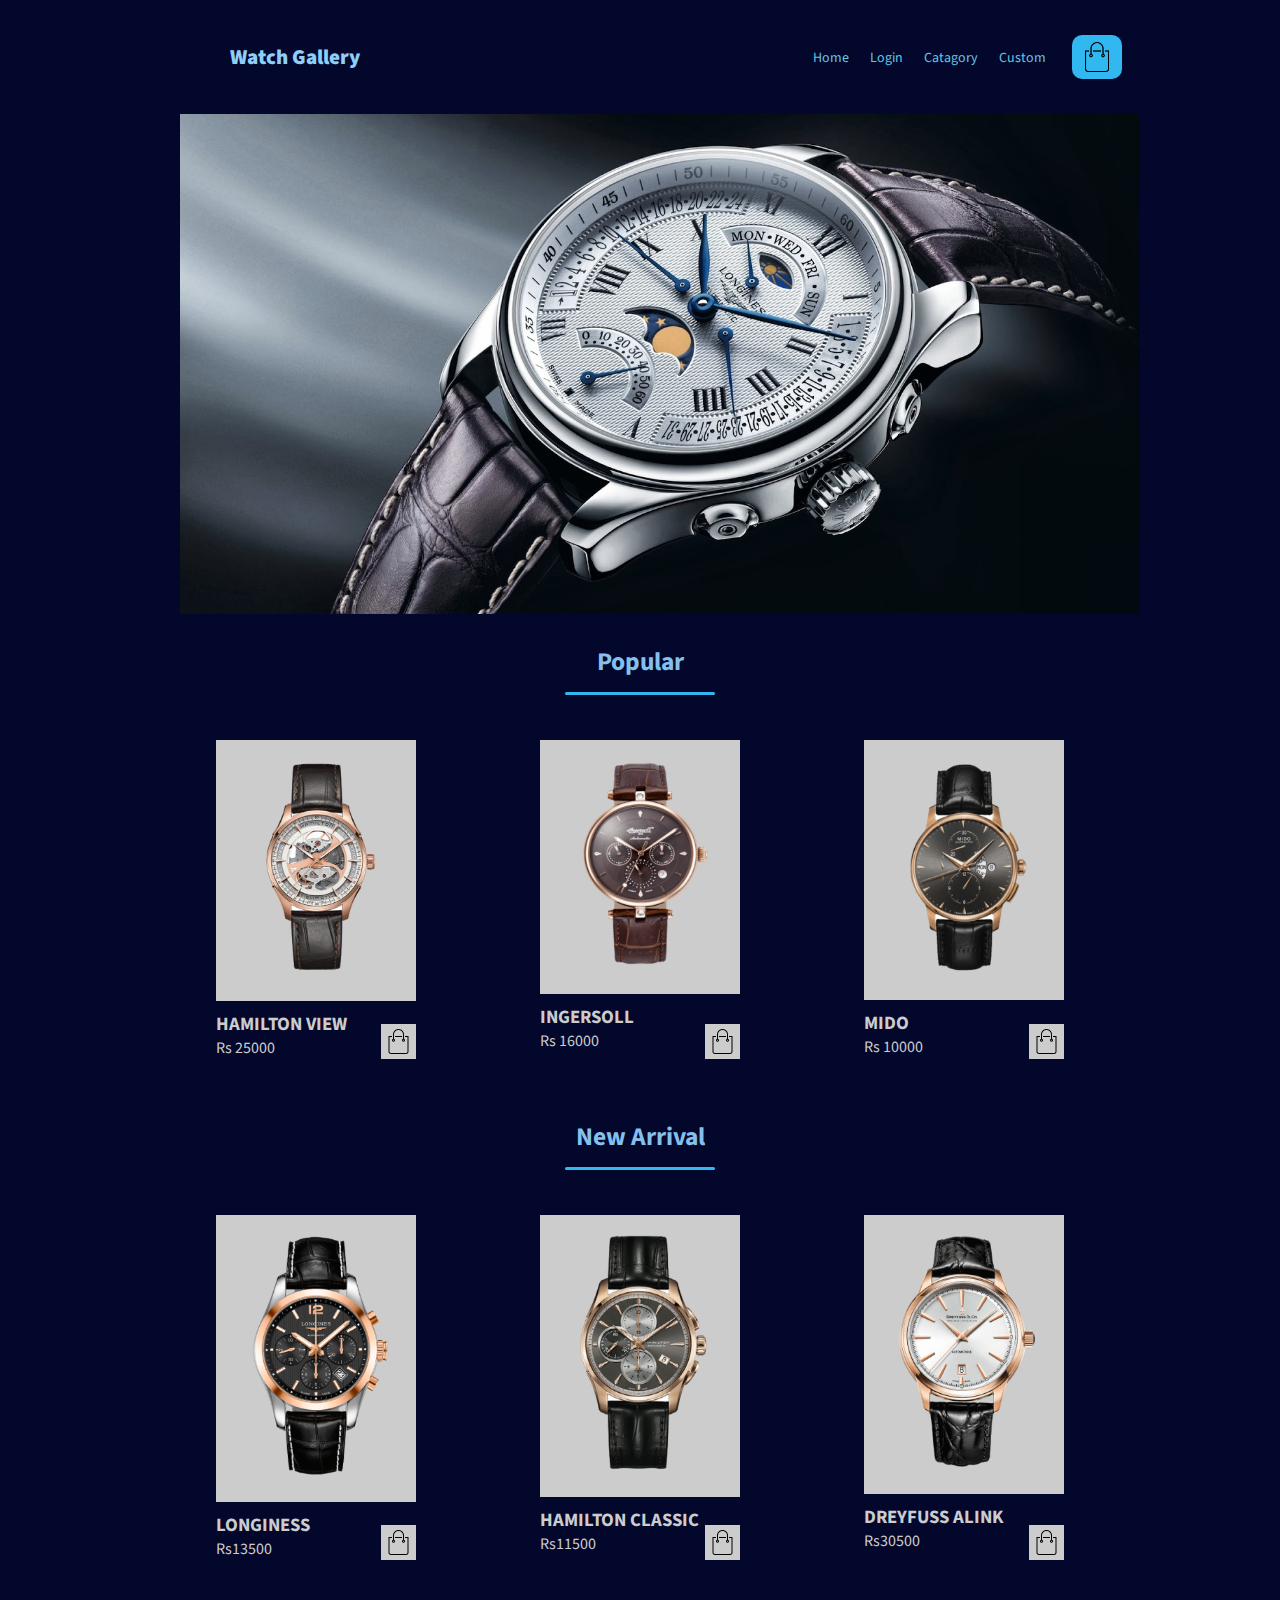
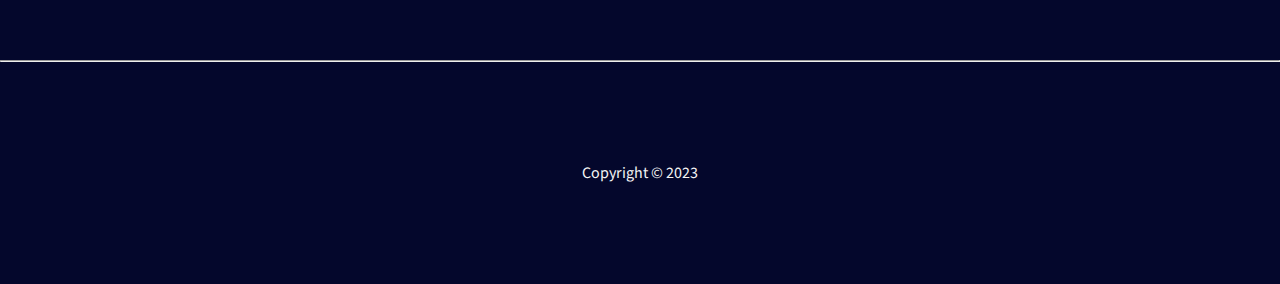
<file: index.html>
<!DOCTYPE html>
<html lang="en">

<head>
    <meta charset="UTF-8">
    <meta http-equiv="X-UA-Compatible" content="IE=edge">
    <meta name="viewport" content="width=device-width, initial-scale=1.0">
    <link rel="stylesheet" href="css/style.css">
    <title>Watch Gallery </title>
</head>

<body>
    <!-----------------header----------------->
    <header>
        <div class="nav-bar">
            <div class="logo">
                <p>Watch Gallery</p>
            </div>
            <nav>
                <ul>
                    <li><a href="index.html">Home</a></li>
                    <li><a href="login.html">Login</a></li>
                    <li id="cata"><a href="catagory.html">Catagory</a></li>
                    <li><a href="womenscustom.html" onclick="wOptSelected()">Custom</a></li>

                </ul>
            </nav>
            <img src="img/cart.png" width="50px" class="ctn">
        </div>
    </header>
    <!-- ----------------cart------------- -->
    <div class="cart">
        <h2 class="cart-title">Your Cart</h2>
        
        <div class="cart-container">

           
        </div>
        <div class="total">
            <div class="total-title">Total</div>
            <div class="total-price">Rs0</div>
        </div>
        <button class="buy-btn">Buy Now</button>
        <img src="img/close.png" alt="" srcset="" class="cart-close">
    </div>
    
   
    <main>
        
        <!-- -----------------banner----------------- -->
        <div class="banner">
            <img src="img/hand-watch-wallpaper-45000-46162-hd-wallpapers.jpg"  alt="" srcset="">
        </div>
        
        
        <!-- ------------------ popular----------- -->
        <div class="popular">
            <div class="title-cont">
                <h2>Popular</h2>
            </div>
            <div class="pr">
                <!-- -product-box-- -->
                <div class="p-cont" >
                    <div class="card">
                        <img src="img/featured1.png" alt=""  class="product-img">
                    </div>
                    <h3 class="product-title">Hamilton View</h3>
                    <span class="product-price">Rs 25000</span>
                    <img src="img/cart.png" width="26px" class="cart-icon">
                </div>
                <div class="p-cont p-2">
                    <div class="card">
                        <img src="img/featured2.png" alt="" class="product-img">
                    </div>
                    <h3 class="product-title">ingersoll</h3>
                    <span class="product-price">Rs 16000</span>
                    <img src="img/cart.png" width="26px" class="cart-icon">
                </div>
                <div class="p-cont">
                    <div class="card">
                        <img src="img/featured3.png" alt="" class="product-img">
                    </div>
                    <h3 class="product-title">mido</h3>
                    <span class="product-price">Rs 10000</span>
                    <img src="img/cart.png" width="26px" class="cart-icon">
                </div>
            </div>
            
        </div>
        <!-- ------------------new arrival------------- -->
        <div class="new-arrival">
            <div class="title-cont">
                <h2>New Arrival</h2>
            </div>
            <div class="pr">
                <div class="p-cont">
                    <div class="card">
                        <img src="img\new1.png" alt="watch  1" class="product-img">
                    </div>
                    <h3 class="product-title">Longiness</h3>
                    <span class="product-price">Rs13500</span>
                    <img src="img/cart.png" width="26px" class="cart-icon">
                </div>
                <div class="p-cont">
                    <div class="card">
                        <img src="img\new2.png" alt="watch2" class="product-img">
                    </div>
                    <h3 class="product-title">Hamilton classic</h3>
                    <span class="product-price">Rs11500</span>
                    <img src="img/cart.png" width="26px" class="cart-icon">
                </div>
                <div class="p-cont">
                    <div class="card">
                        <img src="img\new3.png" alt="watch 3" class="product-img">
                    </div>
                    <h3 class="product-title">Dreyfuss Alink</h3>
                    <span class="product-price">Rs30500</span>
                    <img src="img/cart.png" width="26px" class="cart-icon">
                </div>
                
            </div>
            
        </div>   
    </main>
    <hr id="footer-hr">
    <footer>
        <div class="foot-cont">
            Copyright © 2023
        </div>
    </footer>
</body>
<!-- ---------------js link---------- -->
<script src="js/main.js"></script>

</html>
</file>
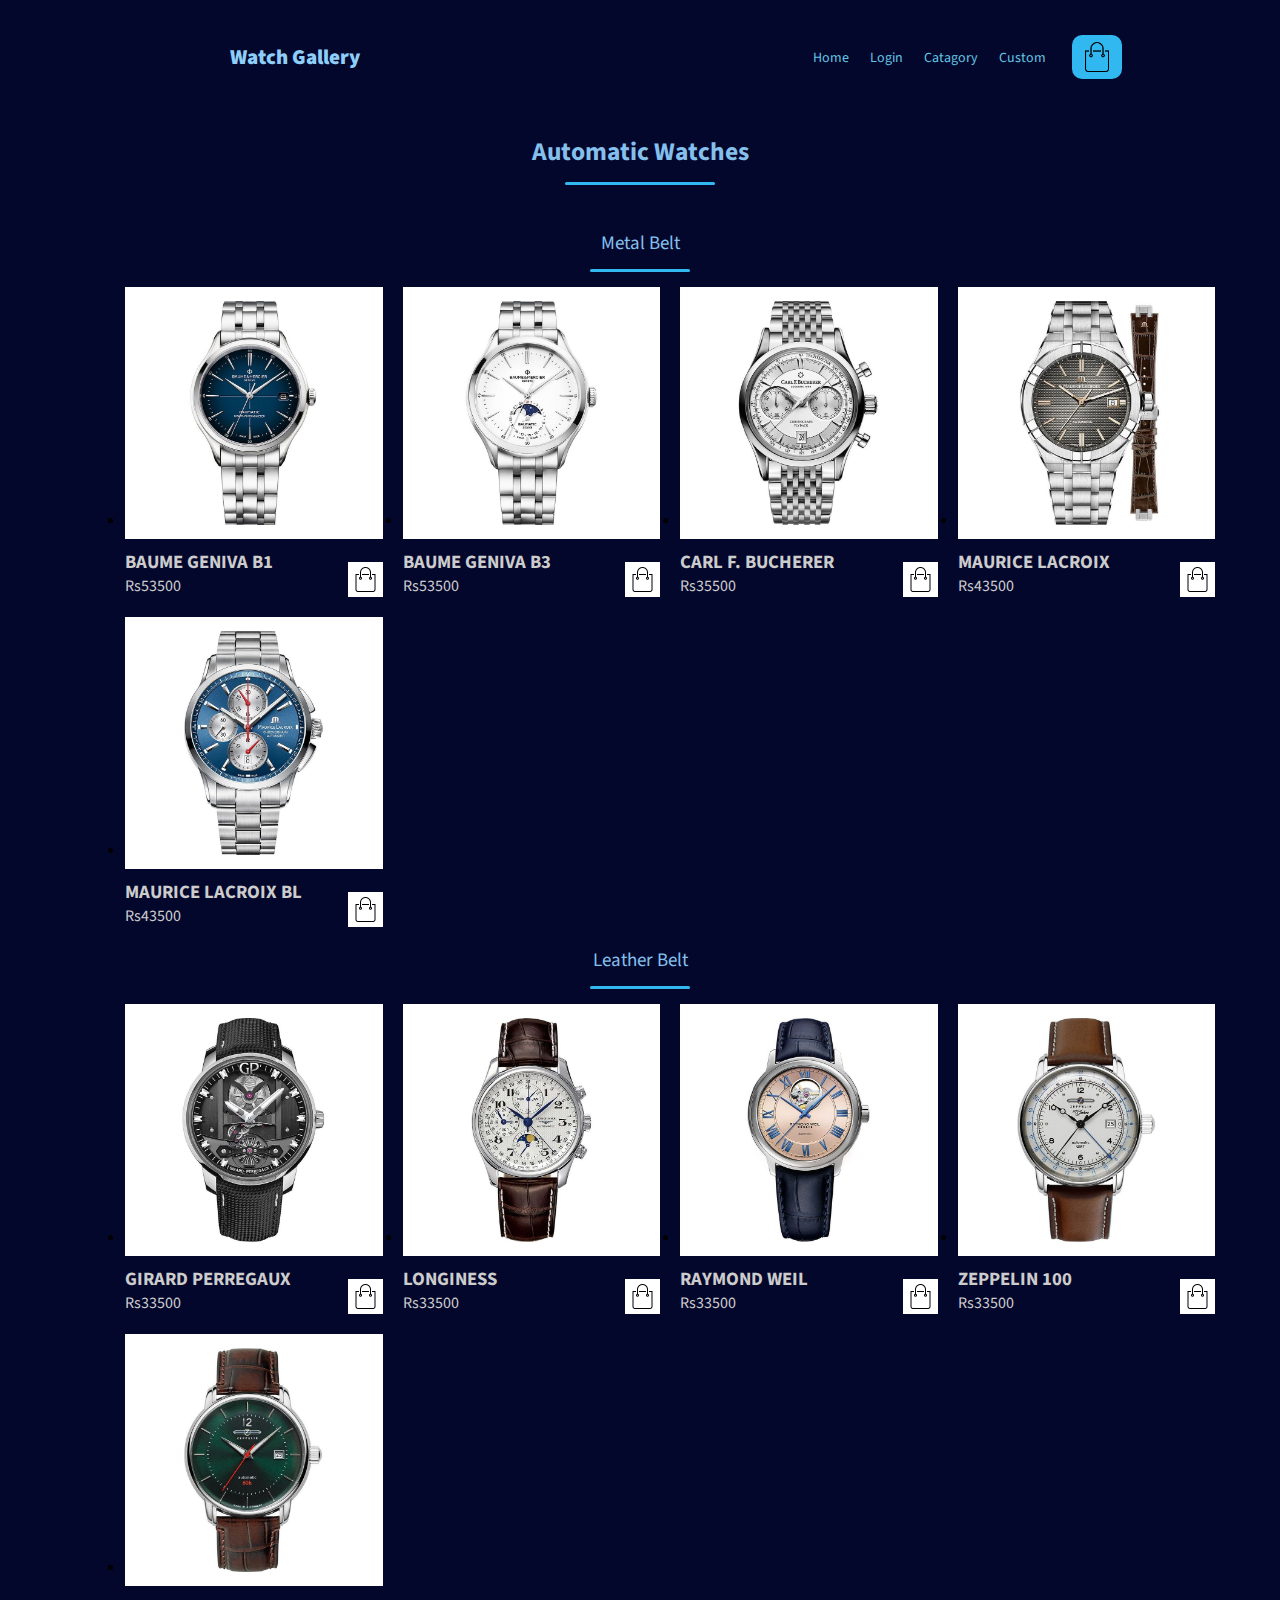
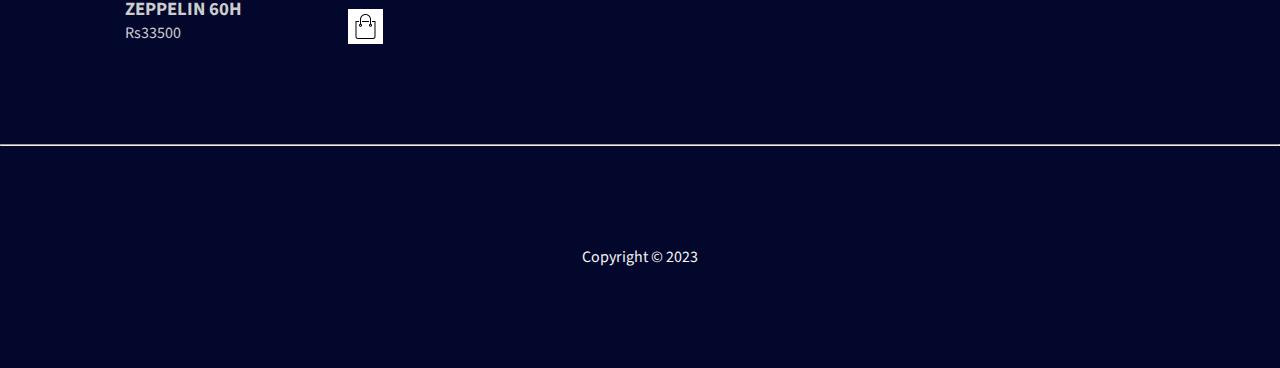
<file: AutomaticSection.html>
<!DOCTYPE html>
<html lang="en">

<head>
    <meta charset="UTF-8">
    <meta http-equiv="X-UA-Compatible" content="IE=edge">
    <meta name="viewport" content="width=device-width, initial-scale=1.0">
    <link rel="stylesheet" href="css\style.css">
    <title>Watch Gallery </title>
</head>

<body>
    <!-----------------header----------------->
    <header>
        <div class="nav-bar">
            <div class="logo">
                <p>Watch Gallery</p>
            </div>
            <nav>
                <ul>
                    <li><a href="index.html">Home</a></li>
                    <li><a href="login.html">Login</a></li>
                    <li id="cata"><a href="catagory.html">Catagory</a></li>
                    <li><a href="womenscustom.html" onclick="wOptSelected()">Custom</a></li>

                </ul>
            </nav>
            <img src="img/cart.png" width="50px" class="ctn">
        </div>
    </header>
    <!-- ----------------cart------------- -->
    <div class="cart">
        <h2 class="cart-title">Your Cart</h2>
        
        <div class="cart-container">

           
        </div>
        <div class="total">
            <div class="total-title">Total</div>
            <div class="total-price">Rs0</div>
        </div>
        <button class="buy-btn">Buy Now</button>
        <img src="img/close.png" alt="" srcset="" class="cart-close">
    </div>
    
   
    <main>
        <div class="title-cont"><h2>Automatic Watches</h2></div>
        <div class="products-section">
         <div class="products-grid">
            <div class="sub-title-cont">Metal Belt</div>
            <!-- --------------------------------product-list---------------------------------- -->
            <ul class="products">            
                <li>
                    <div class="p-cont">
                        <div class="card">
                            <img src="res\catagory/Automatic/metal/baume-mercier-clifton-baumatic-moa10468.webp" alt="watch  1" class="product-img">
                        </div>
                        <h3 class="product-title">BAUME GEniva B1</h3>
                        <span class="product-price">Rs53500</span>
                        <img src="img/cart.png" width="26px" class="cart-icon">
                    </div>
                </li>
                <li>
                    <div class="p-cont">
                        <div class="card">
                            <img src="res\catagory/Automatic/metal/baume-mercier-clifton-baumatic-moa10552.webp" alt="watch  1" class="product-img">
                        </div>
                        <h3 class="product-title">BAUME GEniva B3</h3>
                        <span class="product-price">Rs53500</span>
                        <img src="img/cart.png" width="26px" class="cart-icon">
                    </div>
                </li>
                <li>
                    <div class="p-cont">
                        <div class="card">
                            <img src="res\catagory/Automatic/metal/carl-f-bucherer-manero-00-10919-08-13-21.webp" alt="watch  1" class="product-img">
                        </div>
                        <h3 class="product-title">Carl F. Bucherer</h3>
                        <span class="product-price">Rs35500</span>
                        <img src="img/cart.png" width="26px" class="cart-icon">
                    </div>
                </li>
                <li>
                    <div class="p-cont">
                        <div class="card">
                            <img src="res\catagory/Automatic/metal/maurice-lacroix-aikon-automatic-ai6008-ss002-331-2-7-5-21.webp" alt="watch  1" class="product-img">
                        </div>
                        <h3 class="product-title">Maurice Lacroix</h3>
                        <span class="product-price">Rs43500</span>
                        <img src="img/cart.png" width="26px" class="cart-icon">
                    </div>
                </li>
                <li>
                    <div class="p-cont">
                        <div class="card">
                            <img src="res\catagory/Automatic/metal/maurice-lacroix-pontos-pt6388-ss002-430-1.webp" alt="watch  1" class="product-img">
                        </div>
                        <h3 class="product-title">Maurice Lacroix Bl
                        </h3>
                        <span class="product-price">Rs43500</span>
                        <img src="img/cart.png" width="26px" class="cart-icon">
                    </div>
                </li>
            </ul>
                
            <div class="sub-title-cont">Leather Belt</div>
            <ul class="products">  
                <li>
                    <div class="p-cont">
                        <div class="card">
                            <img src="res\catagory/Automatic/Leather/girard-perregaux-bridges-82000-11-631-fa6a.webp" alt="watch  1" class="product-img">
                        </div>
                        <h3 class="product-title">Girard Perregaux</h3>
                        <span class="product-price">Rs33500</span>
                        <img src="img/cart.png" width="26px" class="cart-icon">
                    </div>
                </li>
                <li>
                    <div class="p-cont">
                        <div class="card">
                            <img src="res\catagory/Automatic/Leather/longines-the-longines-master-collection-l2-773-4-78-3.webp" alt="watch  1" class="product-img">
                        </div>
                        <h3 class="product-title">Longiness</h3>
                        <span class="product-price">Rs33500</span>
                        <img src="img/cart.png" width="26px" class="cart-icon">
                    </div>
                </li>
                <li>
                    <div class="p-cont">
                        <div class="card">
                            <img src="res\catagory/Automatic/Leather/raymond-weil-maestro-2227-stc-00808.webp" alt="watch  1" class="product-img">
                        </div>
                        <h3 class="product-title">Raymond weil</h3>
                        <span class="product-price">Rs33500</span>
                        <img src="img/cart.png" width="26px" class="cart-icon">
                    </div>
                </li>
                <li>
                    <div class="p-cont">
                        <div class="card">
                            <img src="res\catagory/Automatic/Leather/zeppelin-100-years-zeppelin-ed-1-86661.webp" alt="watch  1" class="product-img">
                        </div>
                        <h3 class="product-title">Zeppelin 100</h3>
                        <span class="product-price">Rs33500</span>
                        <img src="img/cart.png" width="26px" class="cart-icon">
                    </div>
                </li>
                <li>
                    <div class="p-cont">
                        <div class="card">
                            <img src="res\catagory/Automatic/Leather/zeppelin-lz-126-los-angeles-81604.webp" alt="watch  1" class="product-img">
                        </div>
                        <h3 class="product-title">Zeppelin 60h</h3>
                        <span class="product-price">Rs33500</span>
                        <img src="img/cart.png" width="26px" class="cart-icon">
                    </div>
                </li>
            </ul>

         </div>

        </div>

   </div>

    </main>
    <hr id="footer-hr">
    <footer>
        <div class="foot-cont">
            Copyright © 2023
        </div>
    </footer>
</body>
<!-- ---------------js link---------- -->
<script src="js/main.js"></script>

</html>
</file>
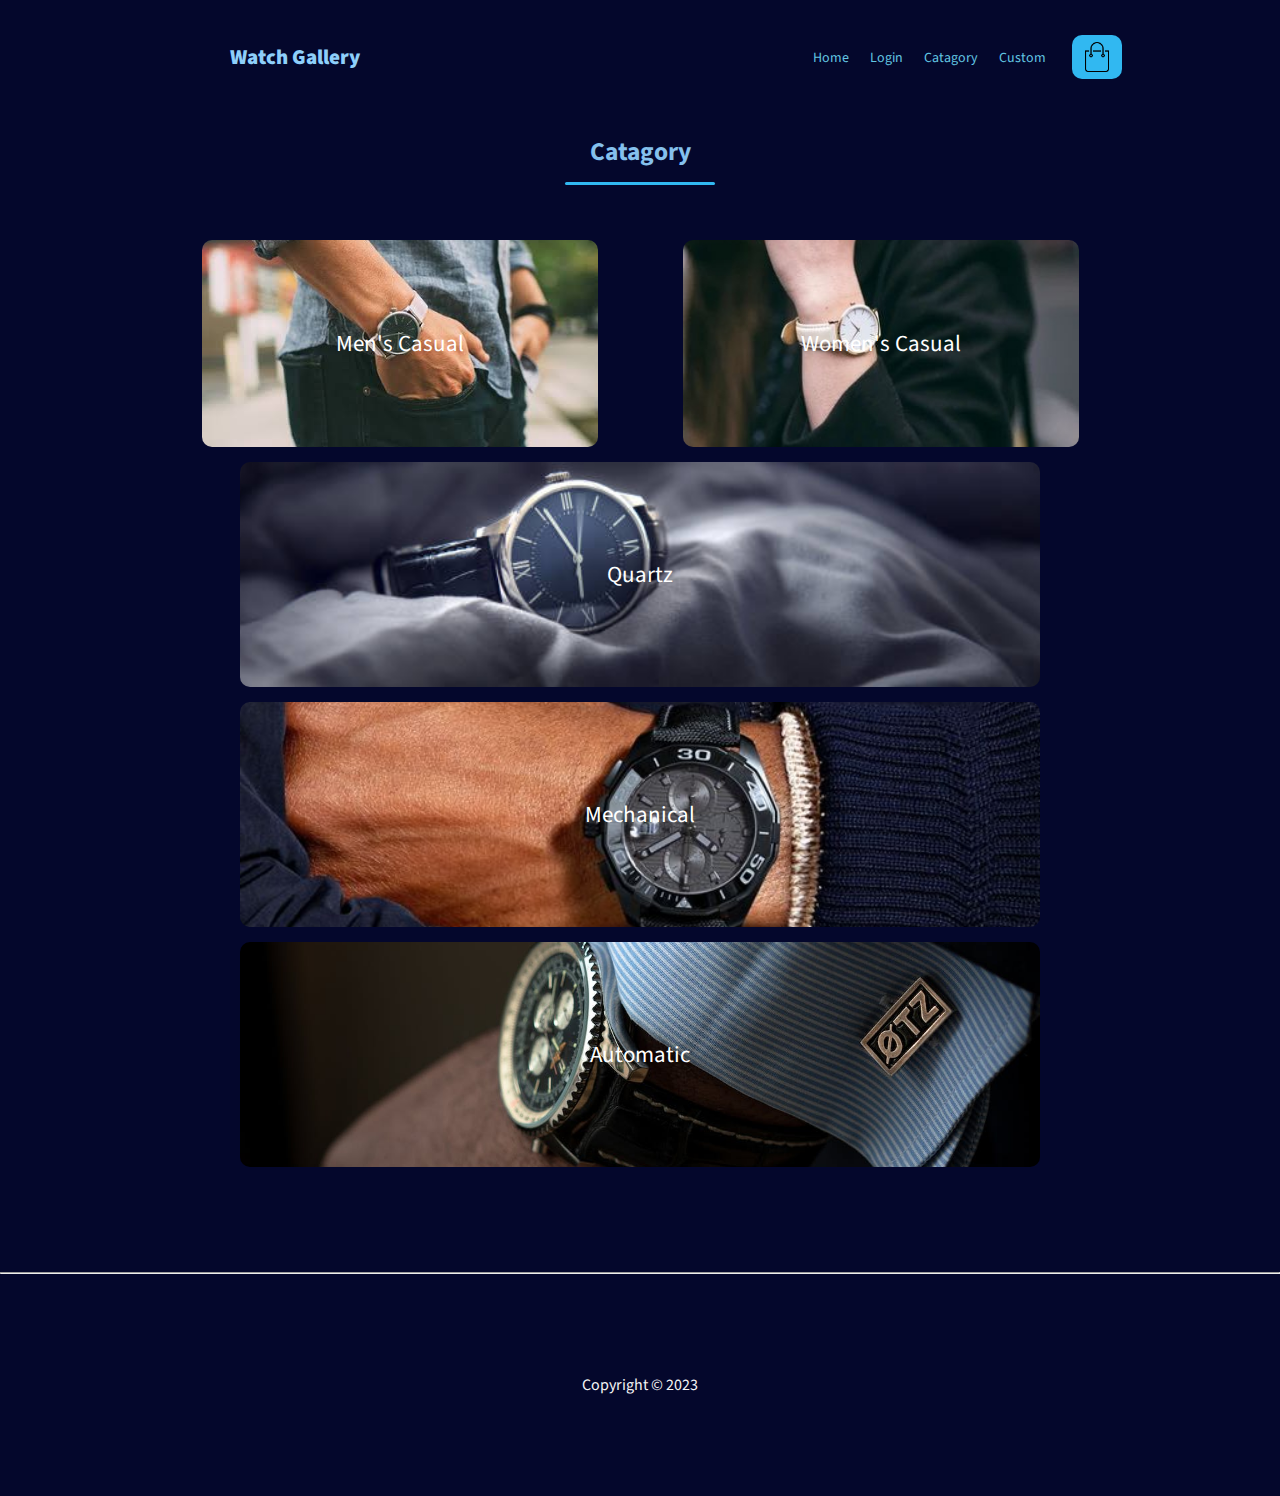
<file: catagory.html>
<!DOCTYPE html>
<html lang="en">

<head>
    <meta charset="UTF-8">
    <meta http-equiv="X-UA-Compatible" content="IE=edge">
    <meta name="viewport" content="width=device-width, initial-scale=1.0">
    <link rel="stylesheet" href="css/style.css">
    <title>Watch Gallery </title>
</head>

<body>
    <!-----------------header----------------->
    <header>
        <div class="nav-bar">
            <div class="logo">
                <p>Watch Gallery</p>
            </div>
            <nav>
                <ul>
                    <li><a href="index.html">Home</a></li>
                    <li><a href="login.html">Login</a></li>
                    <li id="cata"><a href="catagory.html" onclick="wOptSelected()">Catagory</a></li>
                    <li><a href="womenscustom.html">Custom</a></li>

                </ul>
            </nav>
            <img src="img/cart.png" width="50px" class="ctn">
        </div>
    </header>
    <!-- ----------------cart------------- -->
    <div class="cart">
        <h2 class="cart-title">Your Cart</h2>
        
        <div class="cart-container">

           
        </div>
        <div class="total">
            <div class="total-title">Total</div>
            <div class="total-price">Rs0</div>
        </div>
        <button class="buy-btn">Buy Now</button>
        <img src="img/close.png" alt="" srcset="" class="cart-close">
    </div>
    
   
    <main>
        <div class="title-cont"><h2>Catagory</h2></div>
        <div class="catagory-main">

            <div class="catagory-btns">
                    <div class="row-1">
                        <a href="Men'sSection.html"> <div class="catagory-items" id="c1">Men's Casual </div></a>
                        <a href="Women'sSection.html"> <div class="catagory-items" id="c2">Women's Casual</div></a>
                    </div>
                    <div class="row-2">
                        <a href="QuartzWatchSection.html"><div class="catagory-items" id="c3">Quartz</div></a>
                        <a href="MechanicalSection.html"><div class="catagory-items" id="c4">Mechanical</div></a>
                        <a href="AutomaticSection.html"><div class="catagory-items" id="c5">Automatic</div></a>
                    </div>

            </div>

        </div>

   </div>

    </main>
    <hr>
    <footer>
        <div class="foot-cont">
            Copyright © 2023
        </div>
    </footer>
</body>
<!-- ---------------js link---------- -->
<script src="js/main.js"></script>

</html>
</file>
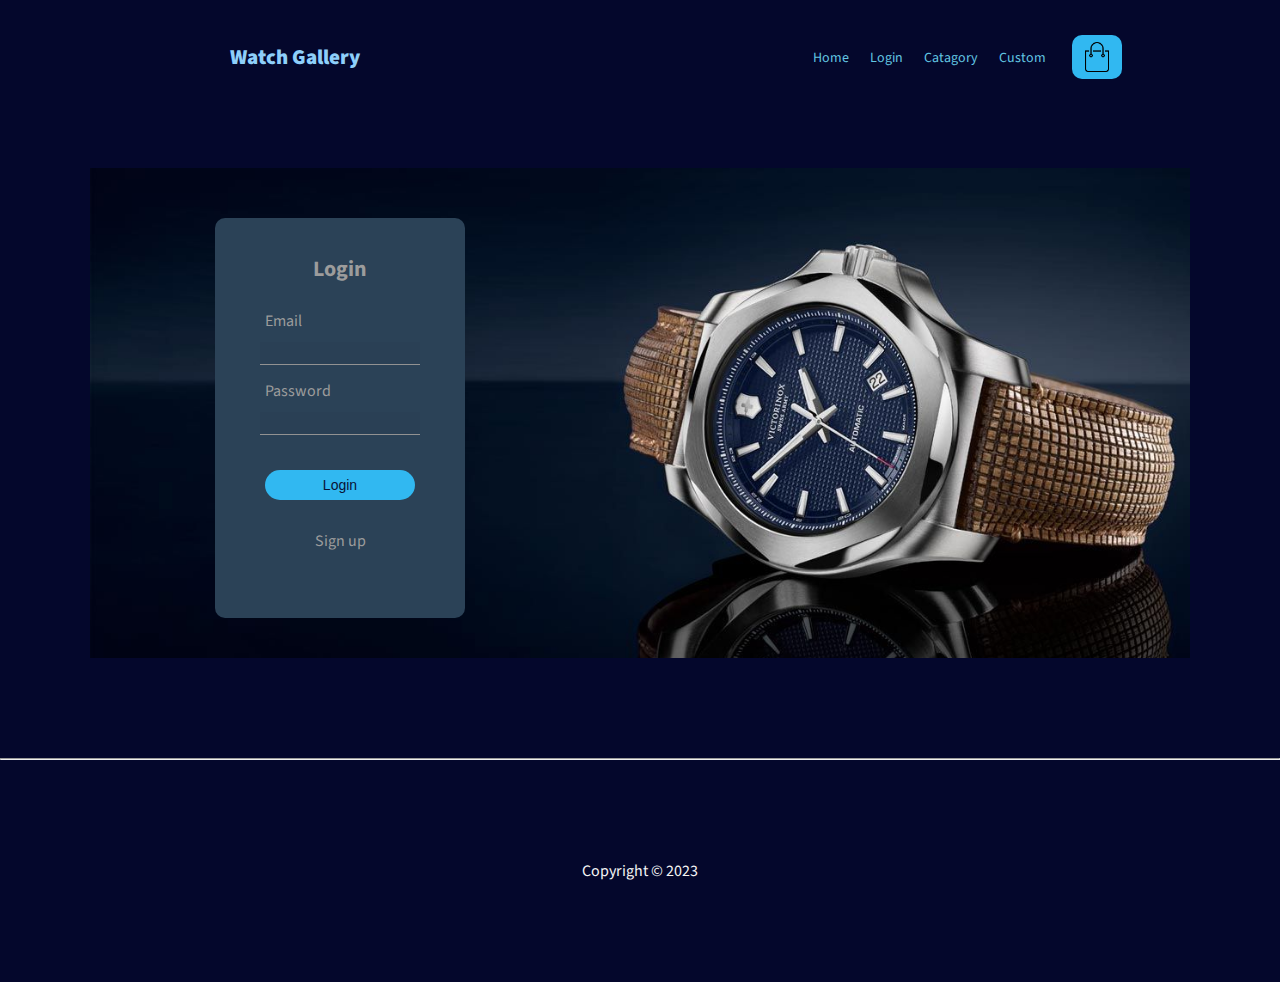
<file: login.html>
<!DOCTYPE html>
<html lang="en">

<head>
    <meta charset="UTF-8">
    <meta http-equiv="X-UA-Compatible" content="IE=edge">
    <meta name="viewport" content="width=device-width, initial-scale=1.0">
    <link rel="stylesheet" href="css/style.css">
    <title>Watch Gallery</title>
</head>

<body>
    <!-----------------header----------------->
    <header>
        <div class="nav-bar">
            <div class="logo">
                <p>Watch Gallery</p>
            </div>
            <nav>
                <ul>
                    <li><a href="index.html">Home</a></li>
                    <li><a href="login.html">Login</a></li>
                    <li id="cata"><a href="catagory.html">Catagory</a></li>
                    <li><a href="womenscustom.html">Custom</a></li>

                </ul>
            </nav>
            <img src="img/cart.png" width="50px" class="ctn">
        </div>
    </header>

    <!-- -----------------login--------------- -->
    <div class="main-login" style="background-image: url(img/login.jpg);" >
        <div class="row">

                <div class="login-box">
                    <div class="box-heading">
                        <p id="p-log">Login</p>
                    </div>
                    <form name="f1" action="" onsubmit="">
                        <div class="box-cont">
                            <p id="p-email">Email</p>
                            <input type="email" id="in-email" class="input"  name="email-in" value="">
                            <p id="p-email">Password</p>
                            <input type="password" name="" id="in-password" class="input" name="pass">

                        </div>
                    </form>
                    <div class="login-btn">
                        <button type="submit" onclick="isValid()">Login</button>
                    </div>
                    <p class="sign-up" onclick="registor()">Sign up</p>
                </div>


        </div>
    </div>
    <hr>
    <footer>
        <div class="foot-cont">
            Copyright © 2023
        </div>
    </footer>

    <script>

        function isValid(){

            var email = document.getElementById("in-email").value;
            var pass = document.getElementById("in-password").value;
            if(email=="piyushjaiswal123@gmail.com"&& pass=="12345" || email=="sameerkanekar123@gmail.com"&& pass=="12345"){
                alert(" You successfull loged in !!");
                window.location= "index.html"
            }
            else{
                alert("Not Registered");
            }

        }

    </script>





</body>

</html>
</file>
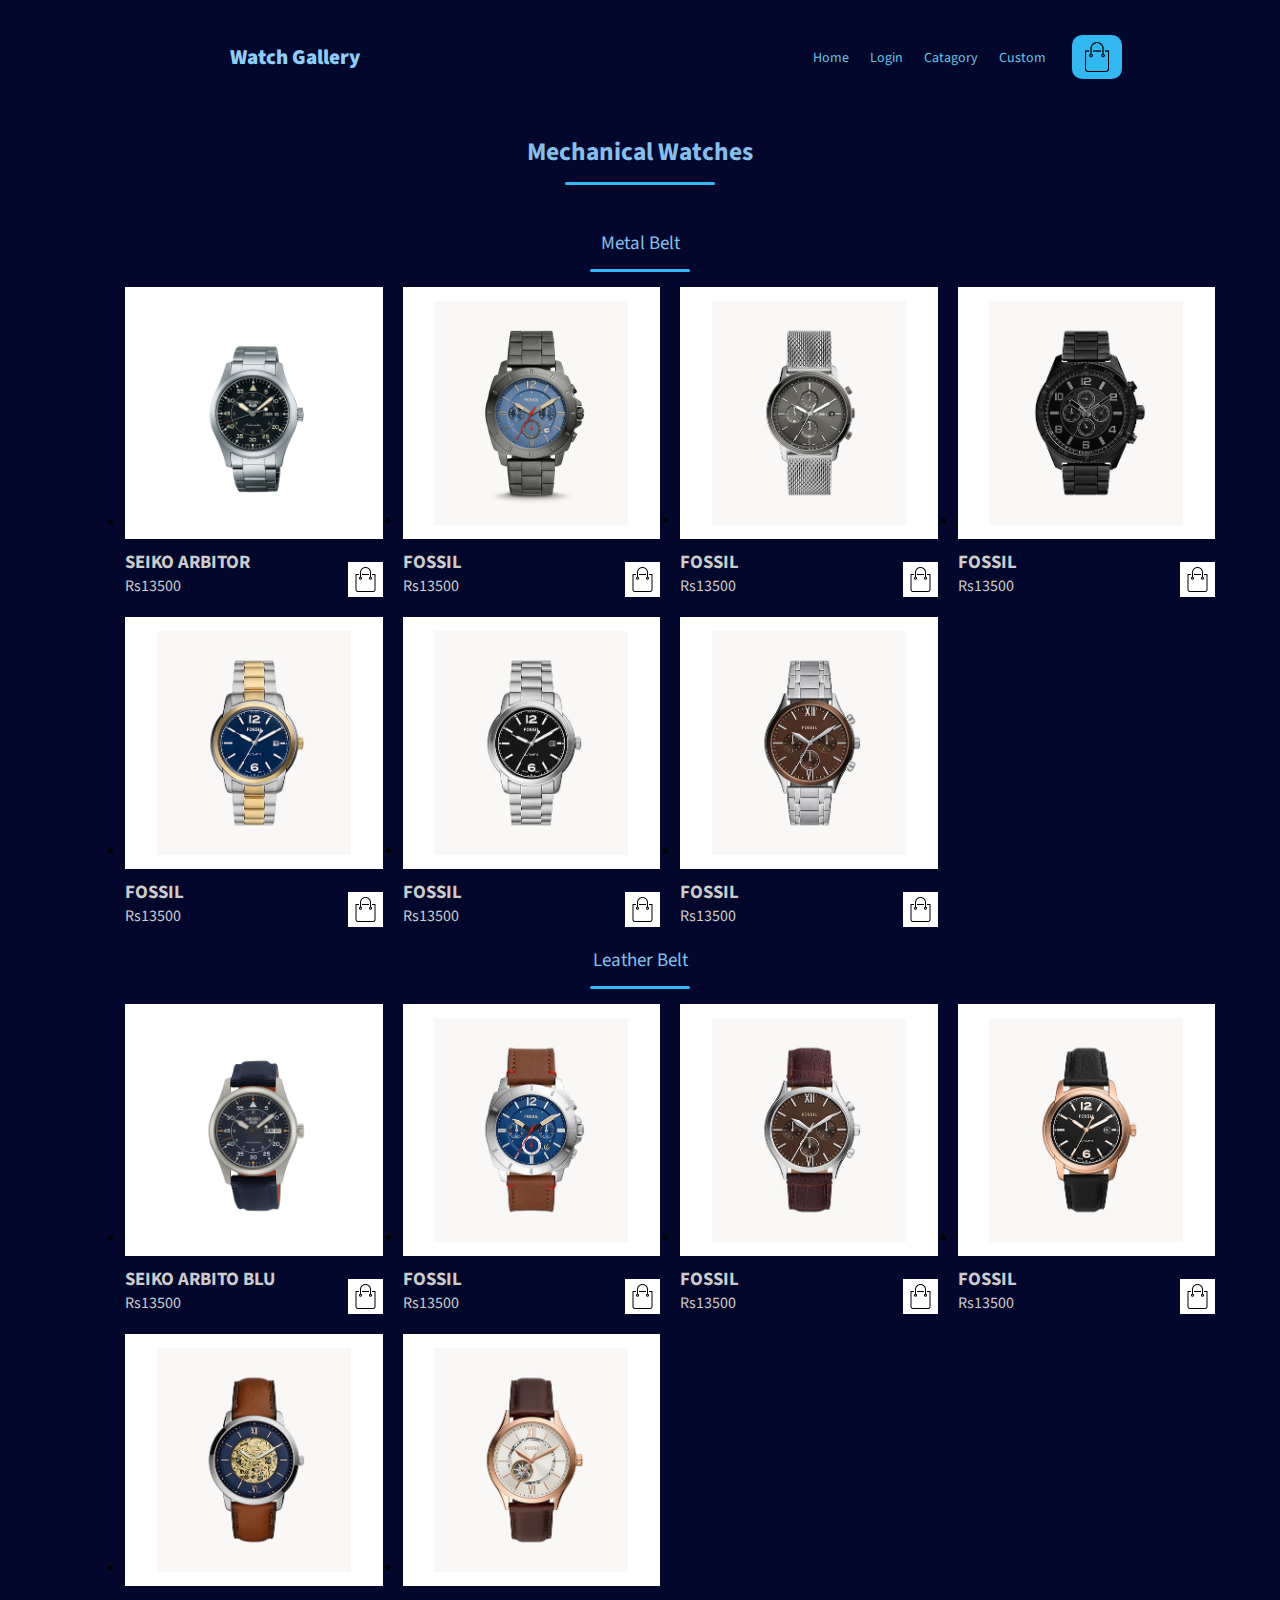
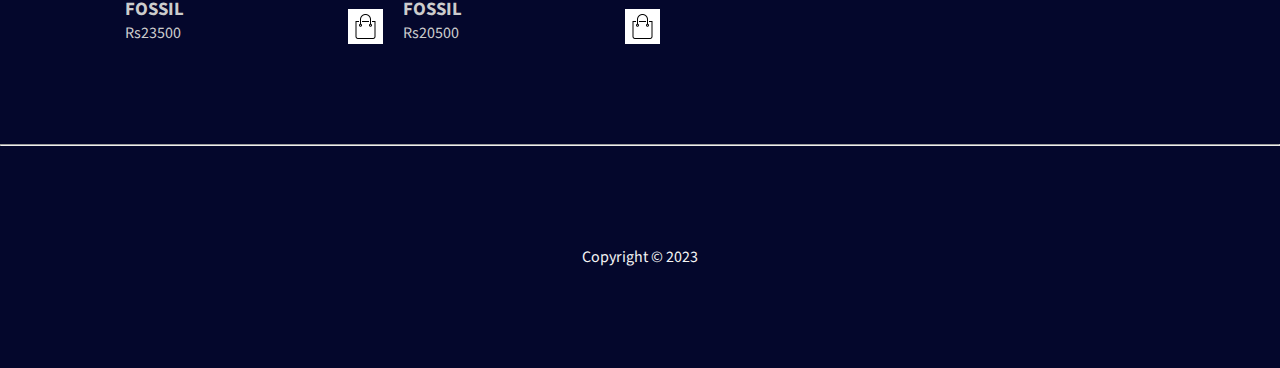
<file: MechanicalSection.html>
<!DOCTYPE html>
<html lang="en">

<head>
    <meta charset="UTF-8">
    <meta http-equiv="X-UA-Compatible" content="IE=edge">
    <meta name="viewport" content="width=device-width, initial-scale=1.0">
    <link rel="stylesheet" href="css\style.css">
    <title>Watch Gallery </title>
</head>

<body>
    <!-----------------header----------------->
    <header>
        <div class="nav-bar">
            <div class="logo">
                <p>Watch Gallery</p>
            </div>
            <nav>
                <ul>
                    <li><a href="index.html">Home</a></li>
                    <li><a href="login.html">Login</a></li>
                    <li id="cata"><a href="catagory.html">Catagory</a></li>
                    <li><a href="womenscustom.html" onclick="wOptSelected()">Custom</a></li>

                </ul>
            </nav>
            <img src="img/cart.png" width="50px" class="ctn">
        </div>
    </header>
    <!-- ----------------cart------------- -->
    <div class="cart">
        <h2 class="cart-title">Your Cart</h2>
        
        <div class="cart-container">

           
        </div>
        <div class="total">
            <div class="total-title">Total</div>
            <div class="total-price">Rs0</div>
        </div>
        <button class="buy-btn">Buy Now</button>
        <img src="img/close.png" alt="" srcset="" class="cart-close">
    </div>
    
   
    <main>
        <div class="title-cont"> <h2>Mechanical Watches</h2></div>
        <div class="products-section">
         <div class="products-grid">
            <div class="sub-title-cont">Metal Belt</div>
            <!-- --------------------------------product-list---------------------------------- -->
            <ul class="products">            
                <li>
                    <div class="p-cont">
                        <div class="card">
                            <img src="res\catagory/Mechinical/metal/5_sports_-_SRPH27K1_-_1200_x_1200_1_1000x.png" alt="watch  1" class="product-img">
                        </div>
                        <h3 class="product-title">seiko arbitor</h3>
                        <span class="product-price">Rs13500</span>
                        <img src="img/cart.png" width="26px" class="cart-icon">
                    </div>
                </li>
                <li>
                    <div class="p-cont">
                        <div class="card">
                            <img src="res\catagory/Mechinical/metal/BQ2763_main.jpeg" alt="watch  1" class="product-img">
                        </div>
                        <h3 class="product-title">fossil</h3>
                        <span class="product-price">Rs13500</span>
                        <img src="img/cart.png" width="26px" class="cart-icon">
                    </div>
                </li>
                <li>
                    <div class="p-cont">
                        <div class="card">
                            <img src="res\catagory/Mechinical/metal/FS5944_main.jpeg" alt="watch  1" class="product-img">
                        </div>
                        <h3 class="product-title">fossil</h3>
                        <span class="product-price">Rs13500</span>
                        <img src="img/cart.png" width="26px" class="cart-icon">
                    </div>
                </li>
                <li>
                    <div class="p-cont">
                        <div class="card">
                            <img src="res\catagory/Mechinical/metal/p1.jpeg" alt="watch  1" class="product-img">
                        </div>
                        <h3 class="product-title">fossil</h3>
                        <span class="product-price">Rs13500</span>
                        <img src="img/cart.png" width="26px" class="cart-icon">
                    </div>
                </li>
                <li>
                    <div class="p-cont">
                        <div class="card">
                            <img src="res\catagory/Mechinical/metal/p2.jpeg" alt="watch  1" class="product-img">
                        </div>
                        <h3 class="product-title">fossil</h3>
                        <span class="product-price">Rs13500</span>
                        <img src="img/cart.png" width="26px" class="cart-icon">
                    </div>
                </li>
                <li>
                    <div class="p-cont">
                        <div class="card">
                            <img src="res\catagory/Mechinical/metal/p3.jpeg" alt="watch  1" class="product-img">
                        </div>
                        <h3 class="product-title">fossil</h3>
                        <span class="product-price">Rs13500</span>
                        <img src="img/cart.png" width="26px" class="cart-icon">
                    </div>
                </li>
                <li>
                    <div class="p-cont">
                        <div class="card">
                            <img src="res\catagory/Mechinical/metal/p4.jpeg" alt="watch  1" class="product-img">
                        </div>
                        <h3 class="product-title">fossil</h3>
                        <span class="product-price">Rs13500</span>
                        <img src="img/cart.png" width="26px" class="cart-icon">
                    </div>
                </li>
            </ul>
            <div class="sub-title-cont">Leather Belt</div>
            <ul class="products">  
                <li>
                    <div class="p-cont">
                        <div class="card">
                            <img src="res\catagory/Mechinical/leather/5_sports_-_SRPH31K1_-_1200_x_1200_1_1000x.png" alt="watch  1" class="product-img">
                        </div>
                        <h3 class="product-title">seiko arbito blu</h3>
                        <span class="product-price">Rs13500</span>
                        <img src="img/cart.png" width="26px" class="cart-icon">
                    </div>
                </li>
                <li>
                    <div class="p-cont">
                        <div class="card">
                            <img src="res\catagory/Mechinical/leather/BQ2764_main.jpeg" alt="watch  1" class="product-img">
                        </div>
                        <h3 class="product-title">fossil</h3>
                        <span class="product-price">Rs13500</span>
                        <img src="img/cart.png" width="26px" class="cart-icon">
                    </div>
                </li>
                <li>
                    <div class="p-cont">
                        <div class="card">
                            <img src="res\catagory/Mechinical/leather/p2.jpeg" alt="watch  1" class="product-img">
                        </div>
                        <h3 class="product-title">fossil</h3>
                        <span class="product-price">Rs13500</span>
                        <img src="img/cart.png" width="26px" class="cart-icon">
                    </div>
                </li>
                <li>
                    <div class="p-cont">
                        <div class="card">
                            <img src="res\catagory/Mechinical/leather/p3.jpeg" alt="watch  1" class="product-img">
                        </div>
                        <h3 class="product-title">fossil</h3>
                        <span class="product-price">Rs13500</span>
                        <img src="img/cart.png" width="26px" class="cart-icon">
                    </div>
                </li>
                <li>
                    <div class="p-cont">
                        <div class="card">
                            <img src="res\catagory/Mechinical/leather/p5.jpeg" alt="watch  1" class="product-img">
                        </div>
                        <h3 class="product-title">fossil</h3>
                        <span class="product-price">Rs23500</span>
                        <img src="img/cart.png" width="26px" class="cart-icon">
                    </div>
                </li>
                <li>
                    <div class="p-cont">
                        <div class="card">
                            <img src="res\catagory/Mechinical/leather/p5.png" alt="watch  1" class="product-img">
                        </div>
                        <h3 class="product-title">fossil</h3>
                        <span class="product-price">Rs20500</span>
                        <img src="img/cart.png" width="26px" class="cart-icon">
                    </div>
                </li>
            </ul>

         </div>

        </div>

   </div>

    </main>
    <hr id="footer-hr">
    <footer>
        <div class="foot-cont">
            Copyright © 2023
        </div>
    </footer>
</body>
<!-- ---------------js link---------- -->
<script src="js/main.js"></script>

</html>
</file>
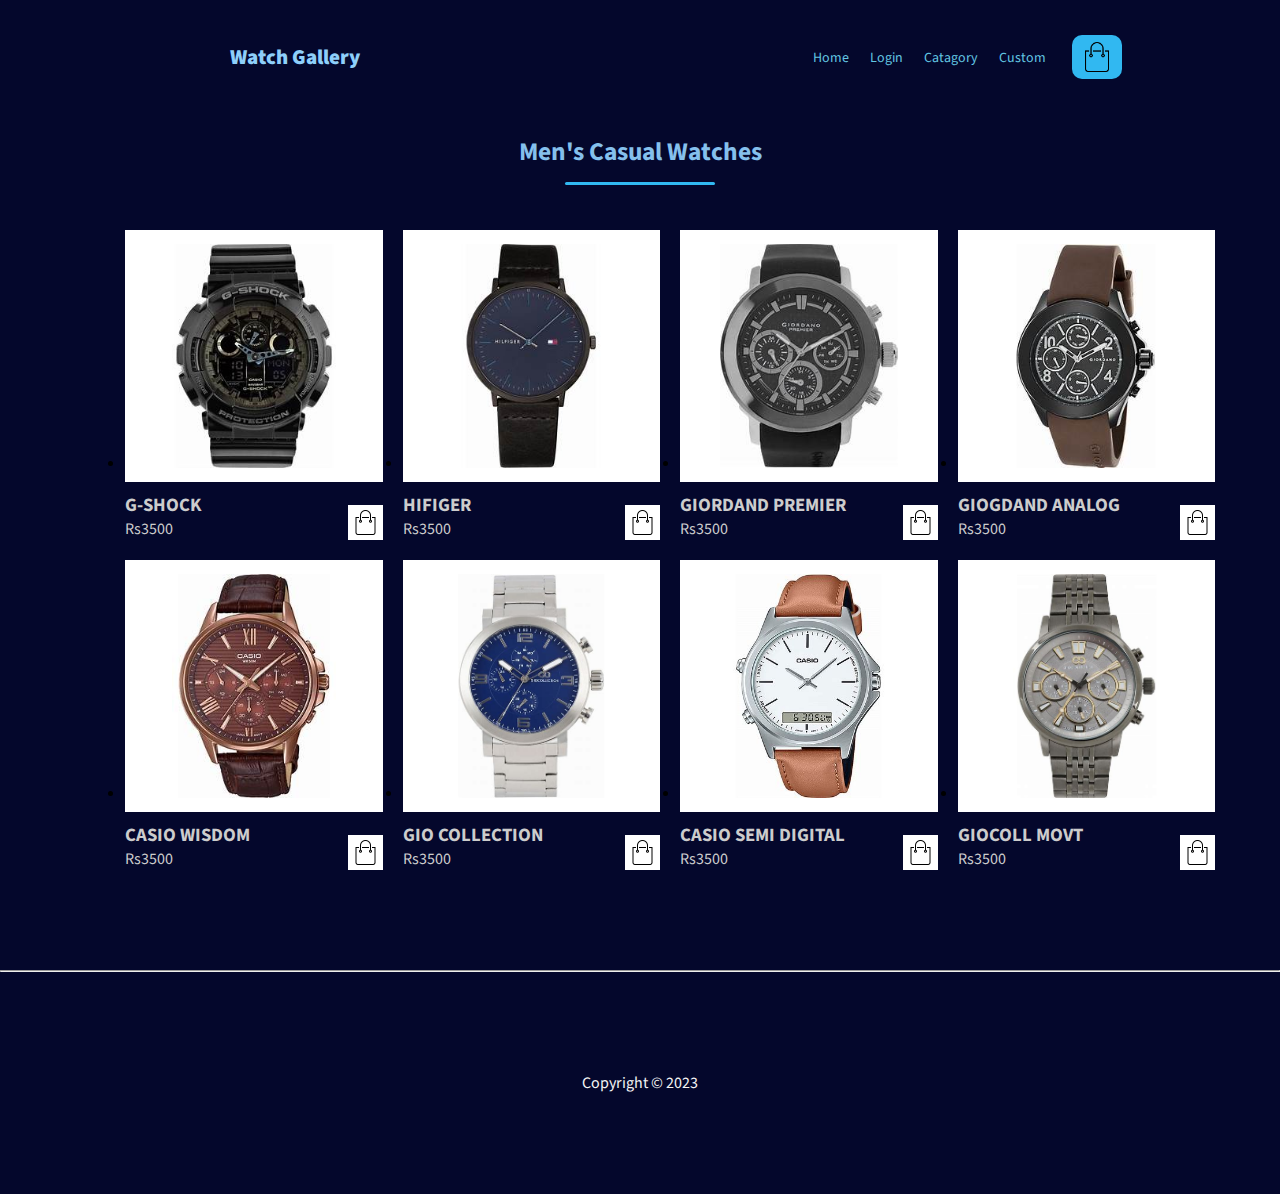
<file: Men'sSection.html>
<!DOCTYPE html>
<html lang="en">

<head>
    <meta charset="UTF-8">
    <meta http-equiv="X-UA-Compatible" content="IE=edge">
    <meta name="viewport" content="width=device-width, initial-scale=1.0">
    <link rel="stylesheet" href="css\style.css">
    <title>Watch Gallery </title>
</head>

<body>
    <!-----------------header----------------->
    <header>
        <div class="nav-bar">
            <div class="logo">
                <p>Watch Gallery</p>
            </div>
            <nav>
                <ul>
                    <li><a href="index.html">Home</a></li>
                    <li><a href="login.html">Login</a></li>
                    <li id="cata"><a href="catagory.html">Catagory</a></li>
                    <li><a href="womenscustom.html">Custom</a></li>

                </ul>
            </nav>
            <img src="img/cart.png" width="50px" class="ctn">
        </div>
    </header>
    <!-- ----------------cart------------- -->
    <div class="cart">
        <h2 class="cart-title">Your Cart</h2>
        
        <div class="cart-container">

           
        </div>
        <div class="total">
            <div class="total-title">Total</div>
            <div class="total-price">Rs0</div>
        </div>
        <button class="buy-btn">Buy Now</button>
        <img src="img/close.png" alt="" srcset="" class="cart-close">
    </div>
    
   
    <main>
        <div class="title-cont"><h2>Men's Casual Watches</h2></div>
        <div class="products-section">
         <div class="products-grid">
            <!-- --------------------------------product-list---------------------------------- -->
            <ul class="products">            
                <li>
                    <div class="p-cont">
                        <div class="card">
                            <img src="res\catagory\Men's Casual\p1.jfif" alt="G-Shock" class="product-img">
                        </div>
                        <h3 class="product-title">G-Shock</h3>
                        <span class="product-price">Rs3500</span>
                        <img src="img/cart.png" width="26px" class="cart-icon">
                    </div>
                </li>
                <li>
                    <div class="p-cont">
                        <div class="card">
                            <img src="res\catagory\Men's Casual\p2.jfif" alt="Hifiger" class="product-img">
                        </div>
                        <h3 class="product-title">Hifiger</h3>
                        <span class="product-price">Rs3500</span>
                        <img src="img/cart.png" width="26px" class="cart-icon">
                    </div>
                </li>
                <li>
                    <div class="p-cont">
                        <div class="card">
                            <img src="res\catagory\Men's Casual\p3.jfif" alt="Giordand pri" class="product-img">
                        </div>
                        <h3 class="product-title">Giordand premier</h3>
                        <span class="product-price">Rs3500</span>
                        <img src="img/cart.png" width="26px" class="cart-icon">
                    </div>
                </li>
                <li>
                    <div class="p-cont">
                        <div class="card">
                            <img src="res\catagory\Men's Casual\p4.jfif" alt="watch  1" class="product-img">
                        </div>
                        <h3 class="product-title">giogdand analog</h3>
                        <span class="product-price">Rs3500</span>
                        <img src="img/cart.png" width="26px" class="cart-icon">
                    </div>
                </li>
                <li>
                    <div class="p-cont">
                        <div class="card">
                            <img src="res\catagory\Men's Casual\p5.jfif" alt="watch  1" class="product-img">
                        </div>
                        <h3 class="product-title">casio wisdom</h3>
                        <span class="product-price">Rs3500</span>
                        <img src="img/cart.png" width="26px" class="cart-icon">
                    </div>
                </li>
                <li>
                    <div class="p-cont">
                        <div class="card">
                            <img src="res\catagory\Men's Casual\p11.jfif" alt="watch  1" class="product-img">
                        </div>
                        <h3 class="product-title">gio collection</h3>
                        <span class="product-price">Rs3500</span>
                        <img src="img/cart.png" width="26px" class="cart-icon">
                    </div>
                </li>
                <li>
                    <div class="p-cont">
                        <div class="card">
                            <img src="res\catagory\Men's Casual\p13.jfif" alt="watch  1" class="product-img">
                        </div>
                        <h3 class="product-title">casio semi digital</h3>
                        <span class="product-price">Rs3500</span>
                        <img src="img/cart.png" width="26px" class="cart-icon">
                    </div>
                </li>
                <li>
                    <div class="p-cont">
                        <div class="card">
                            <img src="res\catagory\Men's Casual\p10.jfif" alt="watch  1" class="product-img">
                        </div>
                        <h3 class="product-title">giocoll movt</h3>
                        <span class="product-price">Rs3500</span>
                        <img src="img/cart.png" width="26px" class="cart-icon">
                    </div>
                </li>
            </ul>

         </div>

        </div>

   </div>

    </main>
    <hr id="footer-hr">
    <footer>
        <div class="foot-cont">
            Copyright © 2023
        </div>
    </footer>
</body>
<!-- ---------------js link---------- -->
<script src="js/main.js"></script>

</html>
</file>
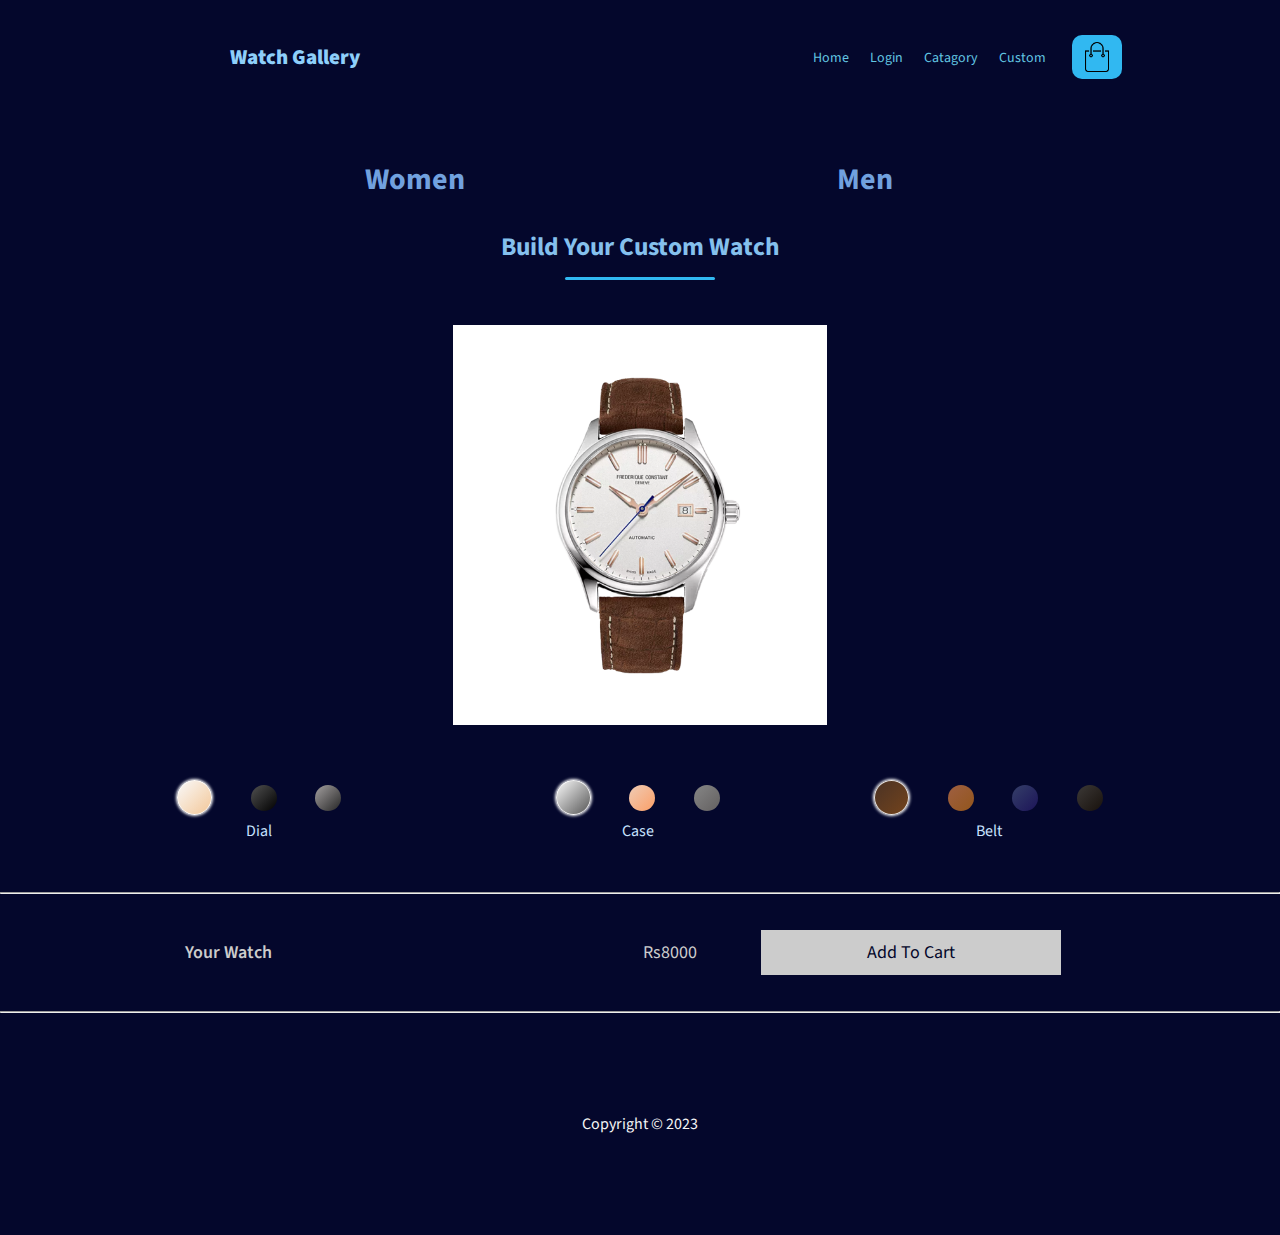
<file: menscustom.html>
<!DOCTYPE html>
<html lang="en">

<head>
    <meta charset="UTF-8">
    <meta http-equiv="X-UA-Compatible" content="IE=edge">
    <meta name="viewport" content="width=device-width, initial-scale=1.0">
    <link rel="stylesheet" href="css/style.css">
    <title>Watch Gallery </title>
</head>

<body>
    <!-----------------header----------------->
    <header>
        <div class="nav-bar">
            <div class="logo">
                <p>Watch Gallery</p>
            </div>
            <nav>
                <ul>
                    <li><a href="index.html">Home</a></li>
                    <li><a href="login.html">Login</a></li>
                    <li id="cata"><a href="catagory.html">Catagory</a></li>
                    <li><a href="" onclick="mOptSelected()">Custom</a></li>

                </ul>
            </nav>
            <img src="img/cart.png" width="50px" class="ctn">
        </div>
    </header>
    <!-- ----------------cart------------- -->
    <div class="cart">
        <h2 class="cart-title">Your Cart</h2>

        <div class="cart-container" >


        </div>
        <div class="total">
            <div class="total-title">Total</div>
            <div class="total-price">Rs0</div>
        </div>
        <button class="buy-btn">Buy Now</button>
        <img src="img/close.png" alt="" srcset="" class="cart-close">
    </div>


    <main>
        <!-- --------------------------------custom-section-------------------------- -->
        <div class="gender">
                <ul>
                    <a href="womenscustom.html" onclick="wOptSelected()"><li><h2>Women</h2></li></a>
                    <a href="menscustom.html" onclick="mOptSelected()"><li><h2>Men</h2></li></a>
                </ul>
        </div>
        <div class="custom-sec">
            <div class="title-cont">
                <h2>Build Your Custom Watch</h2>
            </div>

            <div class="img-pre-men">
                <img src="LIB/Men/AAA.png" class="img-preview">
            </div>


            <div class="options">
                <div class="group1">
                    <ul class="op">
                        <li id="g1o1" class="opt A" value="A"> </li>
                        <li id="g1o2" class="opt B" value="B"> </li>
                        <li id="g1o3" class="opt C" value="C"> </li>
                    </ul>
                    Dial
                </div>
                <div class="group2">
                    <ul class="op">
                        <li id="g2o1" class="opt A" value="A"> </li>
                        <li id="g2o2" class="opt B" value="B"> </li>
                        <li id="g2o3" class="opt C" value="C"> </li>
                    </ul>
                    Case
                </div>
                <div class="group3">
                    <ul class="op">
                        <li id="g3o1" class="opt A" value="A"> </li>
                        <li id="g3o2" class="opt B" value="B"> </li>
                        <li id="g3o3" class="opt C" value="C"> </li>
                        <li id="g3o4" class="opt D" value="D"> </li>
                    </ul>
                    Belt
                </div>


            </div>
        </div>

        <hr>
            <div class="cust-info-cont">
                <div class="title-c">Your Watch</div>
                <div class="cu-wrap"> 
                    <div class="price">Rs8000</div>
                    <div class="C-Add-Btn">Add To Cart</div>
                </div>
               
            </div>
        <hr>    
    </main>

    <footer>
        <div class="foot-cont">
            Copyright © 2023
        </div>
    </footer>
</body>
<!-- ---------------js link---------- -->
<script src="js/main.js"></script>

</html>
</file>
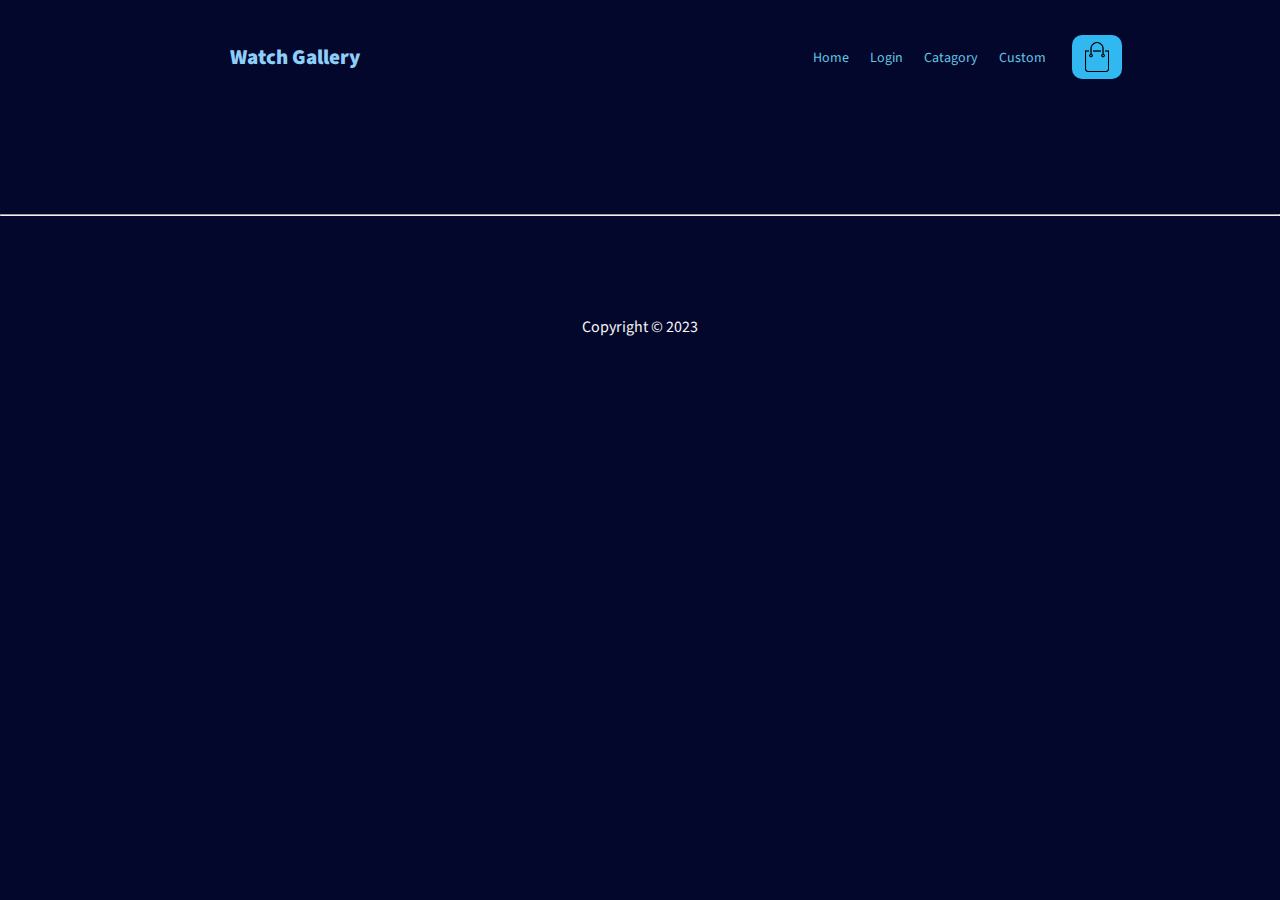
<file: product.html>
<!DOCTYPE html>
<html lang="en">

<head>
    <meta charset="UTF-8">
    <meta http-equiv="X-UA-Compatible" content="IE=edge">
    <meta name="viewport" content="width=device-width, initial-scale=1.0">
    <link rel="stylesheet" href="css/style.css">
    <title>Watch Gallery </title>
</head>

<body>
    <!-----------------header----------------->
    <header>
        <div class="nav-bar">
            <div class="logo">
                <p>Watch Gallery</p>
            </div>
            <nav>
                <ul>
                    <li><a href="index.html">Home</a></li>
                    <li><a href="login.html">Login</a></li>
                    <li id="cata"><a href="catagory.html">Catagory</a></li>
                    <li><a href="womenscustom.html" onclick="wOptSelected()">Custom</a></li>
                    
                </ul>
            </nav>
            <img src="img/cart.png" width="50px" class="ctn">
        </div>
    </header>
    <!-- ----------------cart------------- -->
    <div class="cart">
        <h2 class="cart-title">Your Cart</h2>
        
        <div class="cart-container">

           
        </div>
        <div class="total">
            <div class="total-title">Total</div>
            <div class="total-price">Rs0</div>
        </div>
        <button class="buy-btn">Buy Now</button>
        <img src="img/close.png" alt="" srcset="" class="cart-close">
    </div>
    
   
    <main>
        <div class="product-page-container"> 
           
        </div>
        
    </main>
    <hr id="footer-hr">
    <footer>
        <div class="foot-cont">
            Copyright © 2023
        </div>
    </footer>
</body>
<!-- ---------------js link---------- -->
<script src="js/main.js"></script>

</html>
</file>
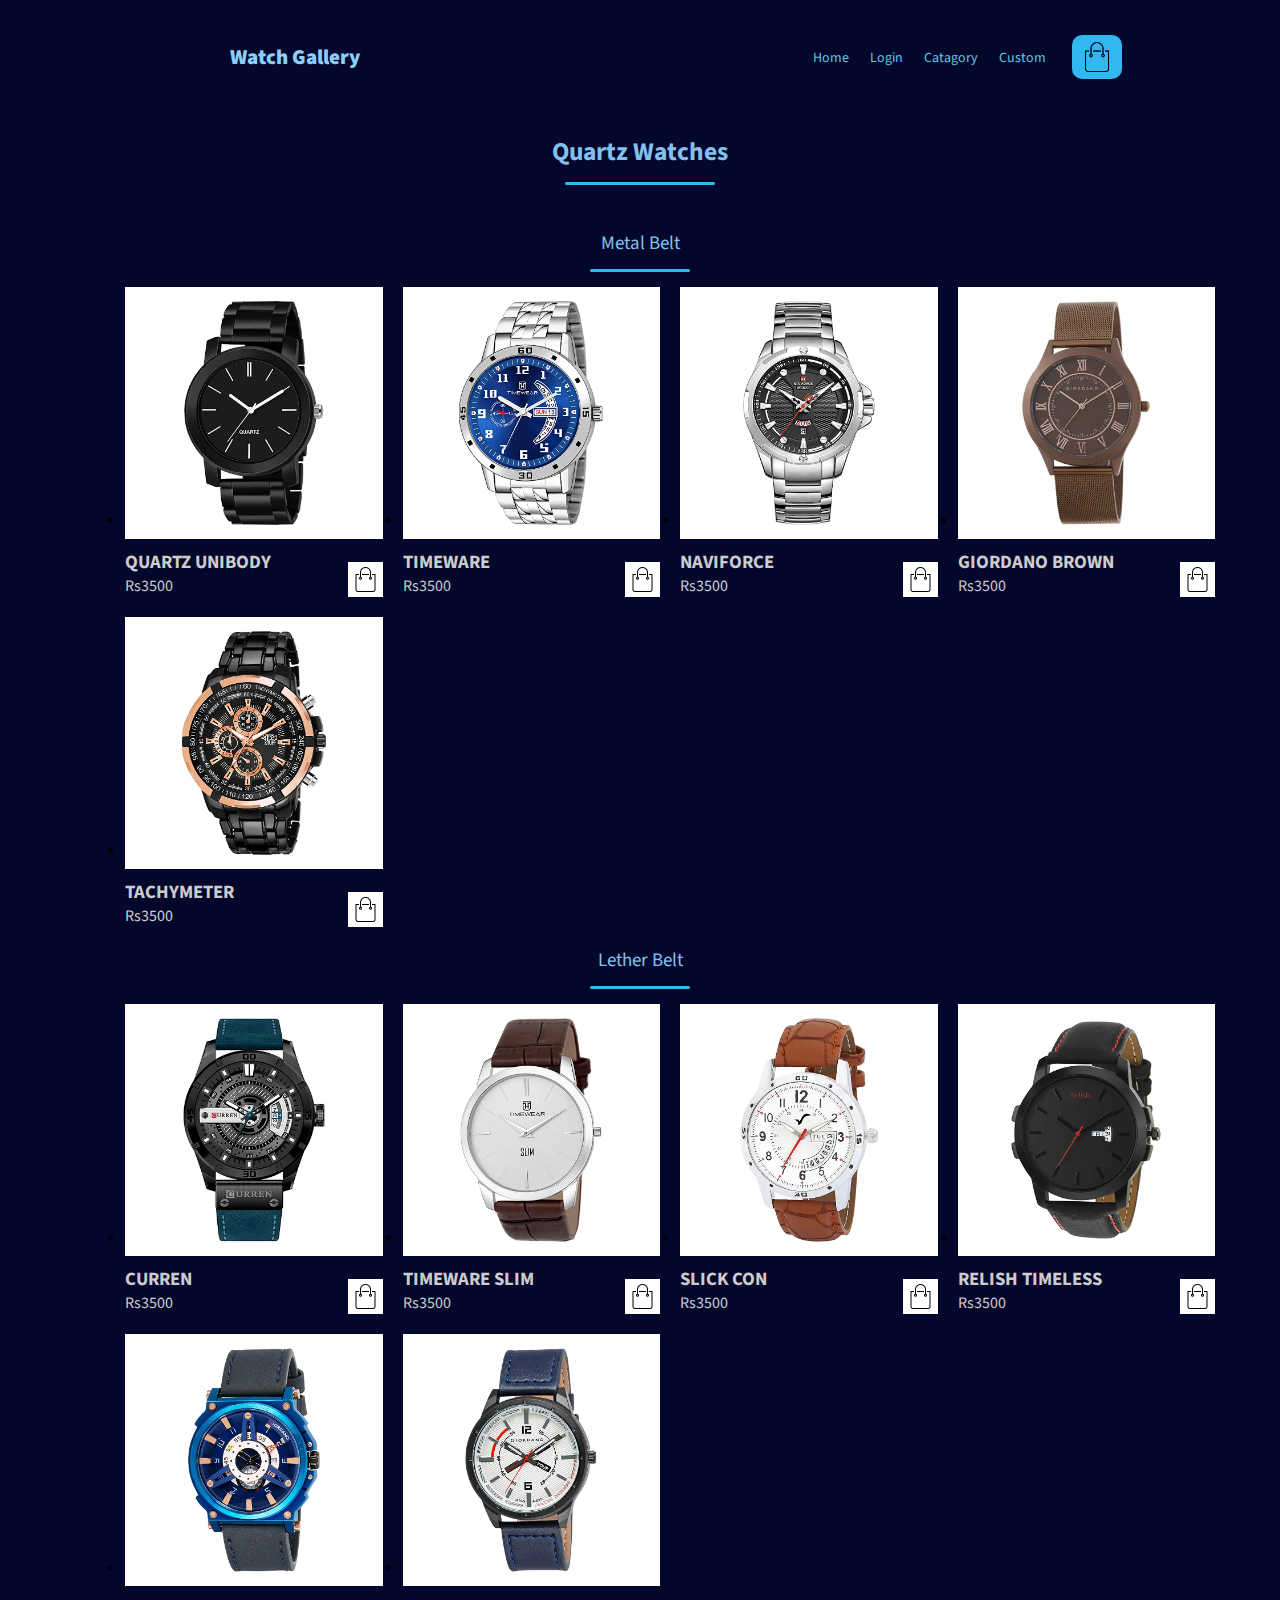
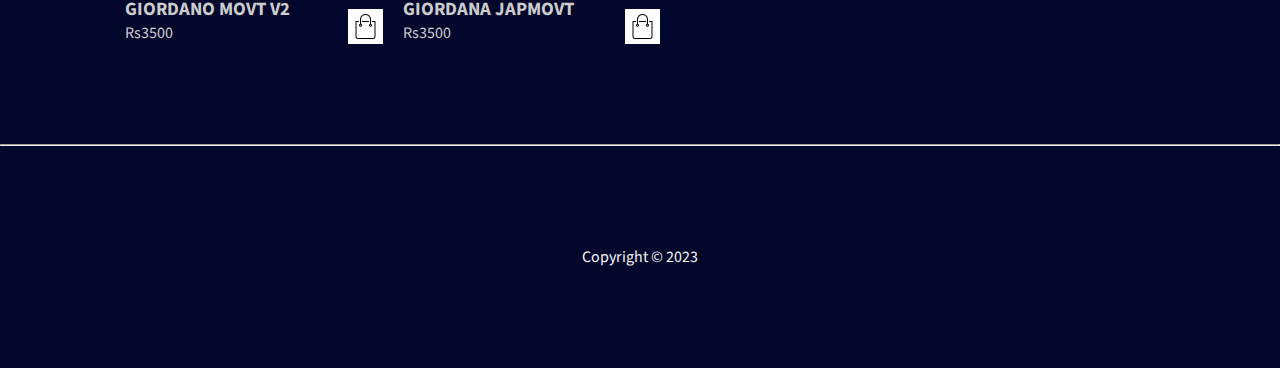
<file: QuartzWatchSection.html>
<!DOCTYPE html>
<html lang="en">

<head>
    <meta charset="UTF-8">
    <meta http-equiv="X-UA-Compatible" content="IE=edge">
    <meta name="viewport" content="width=device-width, initial-scale=1.0">
    <link rel="stylesheet" href="css\style.css">
    <title>Watch Gallery </title>
</head>

<body>
    <!-----------------header----------------->
    <header>
        <div class="nav-bar">
            <div class="logo">
                <p>Watch Gallery</p>
            </div>
            <nav>
                <ul>
                    <li><a href="index.html">Home</a></li>
                    <li><a href="login.html">Login</a></li>
                    <li id="cata"><a href="catagory.html">Catagory</a></li>
                    <li><a href="womenscustom.html" onclick="wOptSelected()">Custom</a></li>

                </ul>
            </nav>
            <img src="img/cart.png" width="50px" class="ctn">
        </div>
    </header>
    <!-- ----------------cart------------- -->
    <div class="cart">
        <h2 class="cart-title">Your Cart</h2>
        
        <div class="cart-container">

           
        </div>
        <div class="total">
            <div class="total-title">Total</div>
            <div class="total-price">Rs0</div>
        </div>
        <button class="buy-btn">Buy Now</button>
        <img src="img/close.png" alt="" srcset="" class="cart-close">
    </div>
    
   
    <main>
        <div class="title-cont"><h2>Quartz Watches</h2></div>
        <div class="products-section">
            <div class="products-grid">
                <!-- --------------------------------product-list---------------------------------- -->

                <div class="sub-title-cont">Metal Belt</div>

                <ul class="products">            
                    <li>
                        <div class="p-cont">
                            <div class="card">
                                <img src="res/catagory/quartz/Metal Strap/p1.webp" alt="watch  1" class="product-img">
                            </div>
                            <h3 class="product-title">quartz unibody</h3>
                            <span class="product-price">Rs3500</span>
                            <img src="img/cart.png" width="26px" class="cart-icon">
                        </div>
                    </li>
                    <li>                    
                        <div class="p-cont">
                            <div class="card">
                                <img src="res/catagory/quartz/Metal Strap/p2.webp" alt="watch  1" class="product-img">
                            </div>
                            <h3 class="product-title">timeware</h3>
                            <span class="product-price">Rs3500</span>
                            <img src="img/cart.png" width="26px" class="cart-icon">
                        </div>
                    </li>
                    <li>
                        <div class="p-cont">
                            <div class="card">
                                <img src="res/catagory/quartz/Metal Strap/p3.webp" alt="watch  1" class="product-img">
                            </div>
                            <h3 class="product-title">naviforce</h3>
                            <span class="product-price">Rs3500</span>
                            <img src="img/cart.png" width="26px" class="cart-icon">
                        </div>
                    </li>
                    <li>
                        <div class="p-cont">
                            <div class="card">
                                <img src="res/catagory/quartz/Metal Strap/p4.webp" alt="watch  1" class="product-img">
                            </div>
                            <h3 class="product-title">giordano brown</h3>
                            <span class="product-price">Rs3500</span>
                            <img src="img/cart.png" width="26px" class="cart-icon">
                        </div>
                    </li>
                    <li>    
                        <div class="p-cont">
                            <div class="card">
                                <img src="res/catagory/quartz/Metal Strap/p5.webp" alt="watch  1" class="product-img">
                            </div>
                            <h3 class="product-title">tachymeter</h3>
                            <span class="product-price">Rs3500</span>
                            <img src="img/cart.png" width="26px" class="cart-icon">
                        </div>
                    </li>  
                </ul> 
                <div class="sub-title-cont">Lether Belt</div>

                <ul class="products"> 

                    <li>    
                        <div class="p-cont">
                            <div class="card">
                                <img src="res/catagory/quartz/Leather/p1.webp" alt="watch  1" class="product-img">
                            </div>
                            <h3 class="product-title">curren</h3>
                            <span class="product-price">Rs3500</span>
                            <img src="img/cart.png" width="26px" class="cart-icon">
                        </div>
                    </li>  
                    <li>    
                        <div class="p-cont">
                            <div class="card">
                                <img src="res/catagory/quartz/Leather/p2.jpg" alt="watch  1" class="product-img">
                            </div>
                            <h3 class="product-title">timeware slim</h3>
                            <span class="product-price">Rs3500</span>
                            <img src="img/cart.png" width="26px" class="cart-icon">
                        </div>
                    </li>   
                    <li>    
                        <div class="p-cont">
                            <div class="card">
                                <img src="res/catagory/quartz/Leather/p3.webp" alt="watch  1" class="product-img">
                            </div>
                            <h3 class="product-title">slick con</h3>
                            <span class="product-price">Rs3500</span>
                            <img src="img/cart.png" width="26px" class="cart-icon">
                        </div>
                    </li>  
                    <li>    
                        <div class="p-cont">
                            <div class="card">
                                <img src="res/catagory/quartz/Leather/p4.webp" alt="watch  1" class="product-img">
                            </div>
                            <h3 class="product-title">relish timeless</h3>
                            <span class="product-price">Rs3500</span>
                            <img src="img/cart.png" width="26px" class="cart-icon">
                        </div>
                    </li>  
                    <li>    
                        <div class="p-cont">
                            <div class="card">
                                <img src="res/catagory/quartz/Leather/p5.webp" alt="watch  1" class="product-img">
                            </div>
                            <h3 class="product-title">giordano movt v2</h3>
                            <span class="product-price">Rs3500</span>
                            <img src="img/cart.png" width="26px" class="cart-icon">
                        </div>
                    </li>
                    <li>    
                        <div class="p-cont">
                            <div class="card">
                                <img src="res/catagory/quartz/Leather/p6.webp" alt="watch  1" class="product-img">
                            </div>
                            <h3 class="product-title">giordana japmovt</h3>
                            <span class="product-price">Rs3500</span>
                            <img src="img/cart.png" width="26px" class="cart-icon">
                        </div>
                    </li>     
                </ul>
               

         </div>

        </div>

   </div>

    </main>
    <hr id="footer-hr">
    <footer>
        <div class="foot-cont">
            Copyright © 2023
        </div>
    </footer>
</body>
<!-- ---------------js link---------- -->
<script src="js/main.js"></script>

</html>
</file>
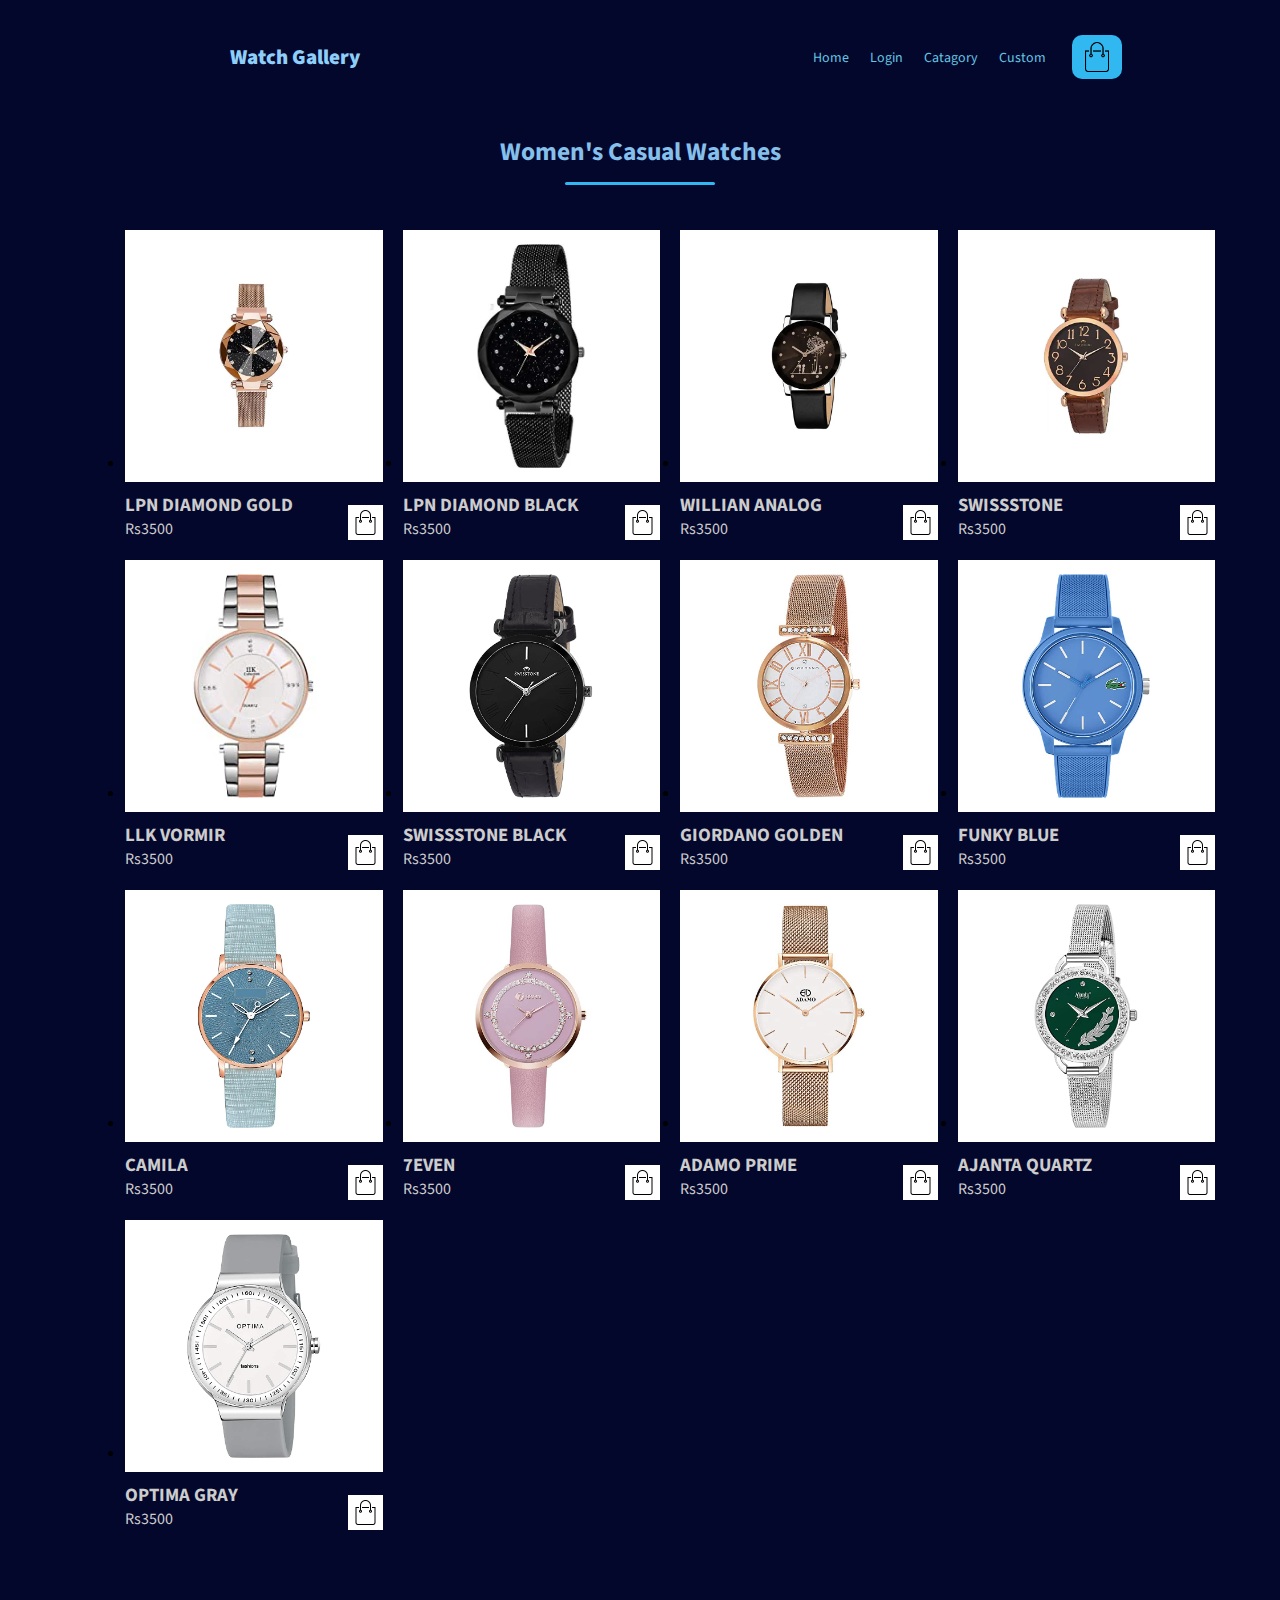
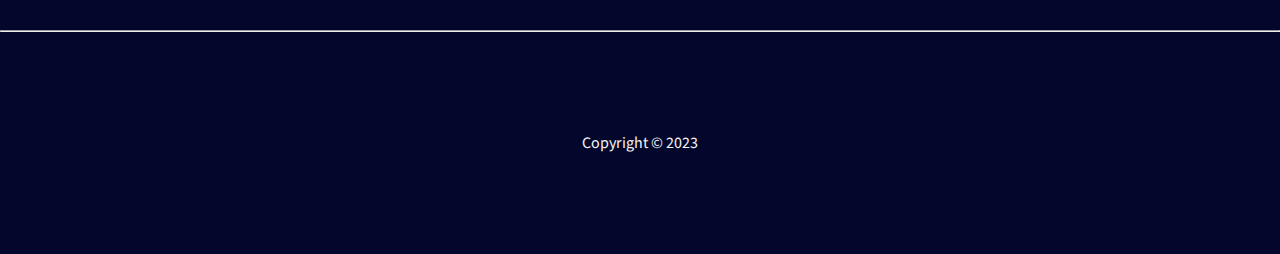
<file: Women'sSection.html>
<!DOCTYPE html>
<html lang="en">

<head>
    <meta charset="UTF-8">
    <meta http-equiv="X-UA-Compatible" content="IE=edge">
    <meta name="viewport" content="width=device-width, initial-scale=1.0">
    <link rel="stylesheet" href="css\style.css">
    <title>Watch Gallery </title>
</head>

<body>
    <!-----------------header----------------->
    <header>
        <div class="nav-bar">
            <div class="logo">
                <p>Watch Gallery</p>
            </div>
            <nav>
                <ul>
                    <li><a href="index.html">Home</a></li>
                    <li><a href="login.html">Login</a></li>
                    <li id="cata"><a href="catagory.html">Catagory</a></li>
                    <li><a href="womenscustom.html" onclick="wOptSelected()">Custom</a></li>

                </ul>
            </nav>
            <img src="img/cart.png" width="50px" class="ctn">
        </div>
    </header>
    <!-- ----------------cart------------- -->
    <div class="cart">
        <h2 class="cart-title">Your Cart</h2>
        
        <div class="cart-container">

           
        </div>
        <div class="total">
            <div class="total-title">Total</div>
            <div class="total-price">Rs0</div>
        </div>
        <button class="buy-btn">Buy Now</button>
        <img src="img/close.png" alt="" srcset="" class="cart-close">
    </div>
    
   
    <main>
        <div class="title-cont"><h2>Women's Casual Watches</h2></div>
        <div class="products-section">
         <div class="products-grid">
            <!-- --------------------------------product-list---------------------------------- -->
            <ul class="products">            
                <li>
                    <div class="p-cont">
                        <div class="card">
                            <img src="res/catagory/Women's Casual/p1.webp" alt="watch 1" class="product-img">
                        </div>
                        <h3 class="product-title">lpn diamond gold</h3>
                        <span class="product-price">Rs3500</span>
                        <img src="img/cart.png" width="26px" class="cart-icon">
                    </div>
                </li>
                <li>
                    <div class="p-cont">
                        <div class="card">
                            <img src="res/catagory/Women's Casual/p2.webp" alt="watch  1" class="product-img">
                        </div>
                        <h3 class="product-title">lpn diamond Black</h3>
                        <span class="product-price">Rs3500</span>
                        <img src="img/cart.png" width="26px" class="cart-icon">
                    </div>
                </li>
                <li>
                    <div class="p-cont">
                        <div class="card">
                            <img src="res/catagory/Women's Casual/p3.webp" alt="watch  1" class="product-img">
                        </div>
                        <h3 class="product-title">willian analog</h3>
                        <span class="product-price">Rs3500</span>
                        <img src="img/cart.png" width="26px" class="cart-icon">
                    </div>
                </li>
                <li>
                    <div class="p-cont">
                        <div class="card">
                            <img src="res/catagory/Women's Casual/p4.webp" alt="watch  1" class="product-img">
                        </div>
                        <h3 class="product-title">Swissstone</h3>
                        <span class="product-price">Rs3500</span>
                        <img src="img/cart.png" width="26px" class="cart-icon">
                    </div>
                </li>
                <li>
                    <div class="p-cont">
                        <div class="card">
                            <img src="res/catagory/Women's Casual/p5.jpg" alt="watch  1" class="product-img">
                        </div>
                        <h3 class="product-title">llk vormir</h3>
                        <span class="product-price">Rs3500</span>
                        <img src="img/cart.png" width="26px" class="cart-icon">
                    </div>
                </li>
                <li>
                    <div class="p-cont">
                        <div class="card">
                            <img src="res/catagory/Women's Casual/p6.jpg" alt="watch  1" class="product-img">
                        </div>
                        <h3 class="product-title">swissstone black</h3>
                        <span class="product-price">Rs3500</span>
                        <img src="img/cart.png" width="26px" class="cart-icon">
                    </div>
                </li>
                <li>
                    <div class="p-cont">
                        <div class="card">
                            <img src="res/catagory/Women's Casual/p7.jpg" alt="watch  1" class="product-img">
                        </div>
                        <h3 class="product-title">Giordano golden</h3>
                        <span class="product-price">Rs3500</span>
                        <img src="img/cart.png" width="26px" class="cart-icon">
                    </div>
                </li>
                <li>
                    <div class="p-cont">
                        <div class="card">
                            <img src="res/catagory/Women's Casual/p8.jpg" alt="watch  1" class="product-img">
                        </div>
                        <h3 class="product-title">Funky blue</h3>
                        <span class="product-price">Rs3500</span>
                        <img src="img/cart.png" width="26px" class="cart-icon">
                    </div>
                </li>
                <li>
                    <div class="p-cont">
                        <div class="card">
                            <img src="res/catagory/Women's Casual/p10.webp" alt="watch  1" class="product-img">
                        </div>
                        <h3 class="product-title">Camila </h3>
                        <span class="product-price">Rs3500</span>
                        <img src="img/cart.png" width="26px" class="cart-icon">
                    </div>
                </li>
                <li>
                    <div class="p-cont">
                        <div class="card">
                            <img src="res/catagory/Women's Casual/p11.jpg" alt="watch  1" class="product-img">
                        </div>
                        <h3 class="product-title">7even</h3>
                        <span class="product-price">Rs3500</span>
                        <img src="img/cart.png" width="26px" class="cart-icon">
                    </div>
                </li>
                <li>
                    <div class="p-cont">
                        <div class="card">
                            <img src="res/catagory/Women's Casual/p12.jpg" alt="watch  1" class="product-img">
                        </div>
                        <h3 class="product-title">Adamo prime</h3>
                        <span class="product-price">Rs3500</span>
                        <img src="img/cart.png" width="26px" class="cart-icon">
                    </div>
                </li>
                <li>
                    <div class="p-cont">
                        <div class="card">
                            <img src="res/catagory/Women's Casual/p13.jpg" alt="watch  1" class="product-img">
                        </div>
                        <h3 class="product-title">Ajanta Quartz</h3>
                        <span class="product-price">Rs3500</span>
                        <img src="img/cart.png" width="26px" class="cart-icon">
                    </div>
                </li>
                <li>
                    <div class="p-cont">
                        <div class="card">
                            <img src="res/catagory/Women's Casual/p9.jpg" alt="watch  1" class="product-img">
                        </div>
                        <h3 class="product-title">Optima Gray</h3>
                        <span class="product-price">Rs3500</span>
                        <img src="img/cart.png" width="26px" class="cart-icon">
                    </div>
                </li>


            </ul>

         </div>

        </div>

   </div>

    </main>
    <hr id="footer-hr">
    <footer>
        <div class="foot-cont">
            Copyright © 2023
        </div>
    </footer>
</body>
<!-- ---------------js link---------- -->
<script src="js/main.js"></script>

</html>
</file>
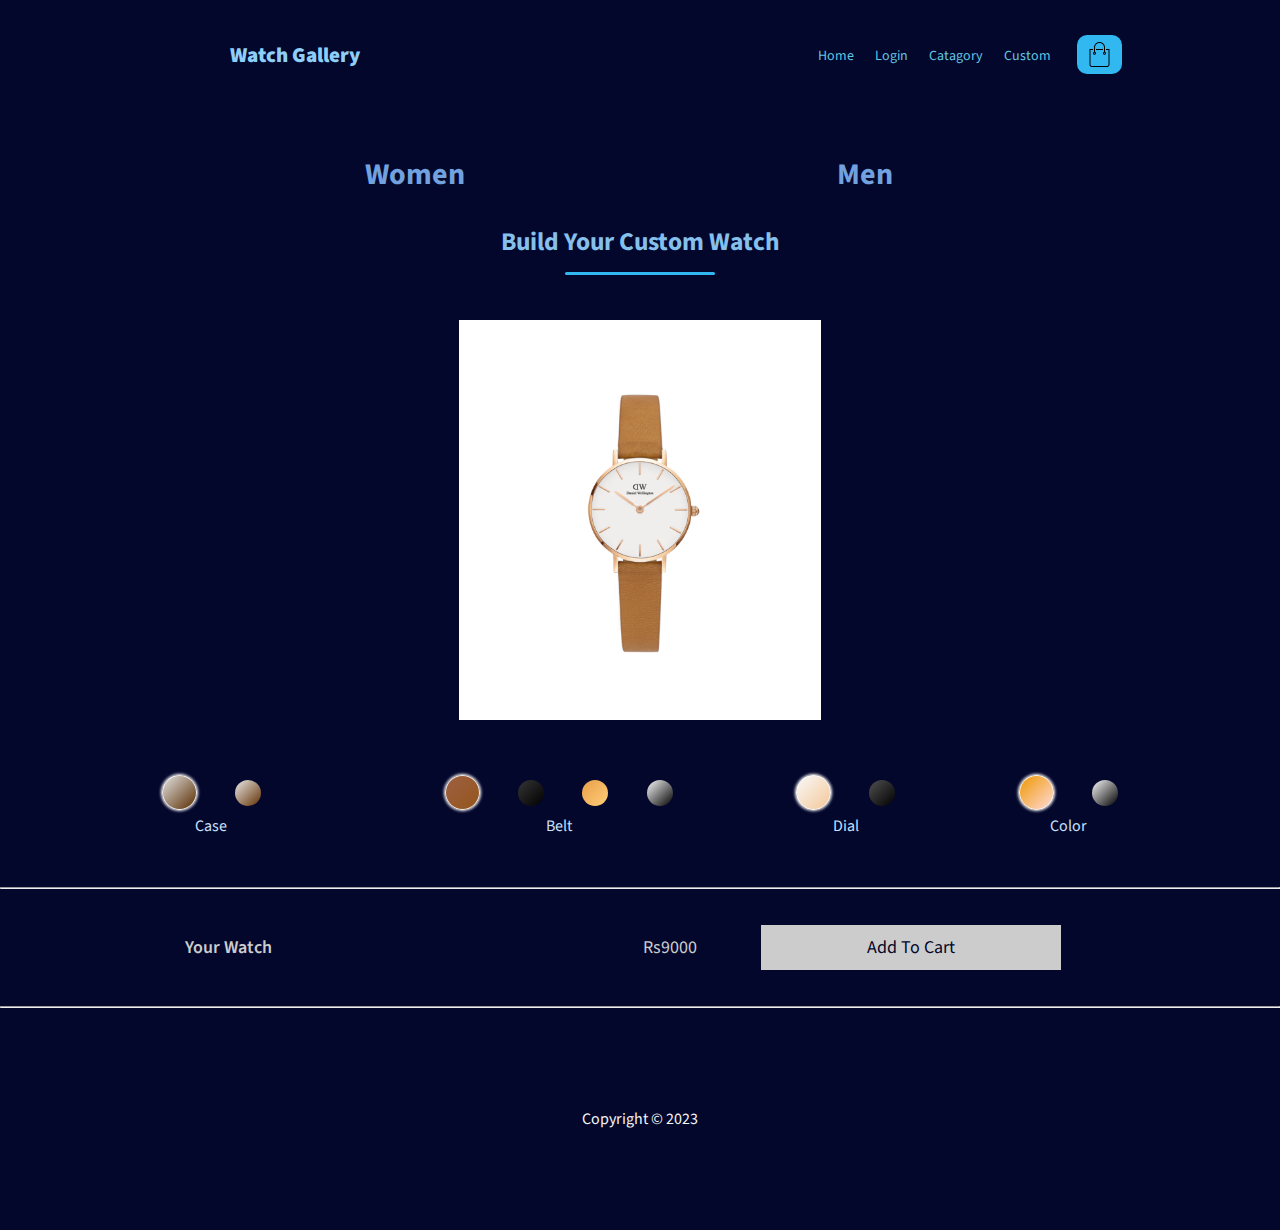
<file: womenscustom.html>
<!DOCTYPE html>
<html lang="en">

<head>
    <meta charset="UTF-8">
    <meta http-equiv="X-UA-Compatible" content="IE=edge">
    <meta name="viewport" content="width=device-width, initial-scale=1.0">
    <link rel="stylesheet" href="css/style.css">
    <title>Watch Gallery </title>
</head>

<body>
    <!-----------------header----------------->
    <header>
        <div class="nav-bar">
            <div class="logo">
                <p>Watch Gallery</p>
            </div>
            <nav>
                <ul>
                    <li><a href="index.html">Home</a></li>
                    <li><a href="login.html">Login</a></li>
                    <li id="cata"><a href="catagory.html">Catagory</a></li>
                    <li><a href="">Custom</a></li>

                </ul>
            </nav>
            <img src="img/cart.png" width="45px" class="ctn">
        </div>
    </header>
    <!-- ----------------cart------------- -->
    <div class="cart">
        <h2 class="cart-title">Your Cart</h2>

        <div class="cart-container" >


        </div>
        <div class="total">
            <div class="total-title">Total</div>
            <div class="total-price">Rs0</div>
        </div>
        <button class="buy-btn">Buy Now</button>
        <img src="img/close.png" alt="" srcset="" class="cart-close">
    </div>


    <main>
        <!-- --------------------------------custom-section-------------------------- -->
        <div class="gender">
                <ul>
                    <a href="womenscustom.html" ><li><h2>Women</h2></li></a>
                    <a href="menscustom.html" ><li><h2>Men</h2></li></a>
                </ul>
        </div>
        <div class="custom-sec">
            <div class="title-cont">
                <h2>Build Your Custom Watch</h2>
            </div>

            <div class="img-pre">
                <img src="LIB/Women/AAAA.png" class="img-preview">
            </div>


            <div class="options">
                <div class="group1">
                    <ul class="op">
                        <li id="wg1o1" class="opt A" value="A"></li>
                        <li id="wg1o2" class="opt B" value="B"> </li>

                    </ul>
                    Case
                </div>
                <div class="group2">
                    <ul class="op">
                        <li id="wg2o1" class="opt A" value="A"> </li>
                        <li id="wg2o2" class="opt B" value="B"> </li>
                        <li id="wg2o3" class="opt C" value="C"> </li>
                        <li id="wg2o4" class="opt D" value="D"> </li>

                    </ul>
                    Belt
                </div>
                <div class="group3">
                    <ul class="op">
                        <li id="wg3o1" class="opt A" value="A"> </li>
                        <li id="wg3o2" class="opt B" value="B"> </li>

                    </ul>
                    Dial
                </div>
                <div class="group4">
                    <ul class="op">
                        <li id="wg4o1" class="opt A" value="A"> </li>
                        <li id="wg4o2" class="opt B" value="B"> </li>
                    </ul>
                    Color
                </div>   

            </div>
        </div>

        <hr>
            <div class="cust-info-cont">
                <div class="title-c">Your Watch</div>
                <div class="cu-wrap"> 
                    <div class="price">Rs9000</div>
                    <div class="C-Add-Btn">Add To Cart</div>
                </div>
               
            </div>
        <hr>    
    </main>

    <footer>
        <div class="foot-cont">
            Copyright © 2023
        </div>
    </footer>
</body>
<!-- ---------------js link---------- -->
<script src="js/main.js"></script>

</html>
</file>
<file: css/style.css>
@import url('https://fonts.googleapis.com/css2?family=Source+Sans+Pro:wght@400;600;700&display=swap');

* {
   margin: 0px;
   padding: 0px;
   box-sizing: border-box;
}

body {
   font-family: 'Source Sans Pro', sans-serif;
   background-color: #03062bfe;
}

.pr{
   display: grid;
   grid-template-columns:30% 30% 30%;
   justify-content: center;
   margin-top: 60px;
   max-width: 1080px;
   margin: 60px auto;
}

.cart-icon{
   width: 35px;
   position: absolute;
   bottom: 0;
   right: 0;
   cursor: pointer;
   background-color:#cccccc;
   color: rgb(3, 6, 41);
   padding: 5px;
}
.cart-icon:hover{
   transform: scale(1.1);
   filter: brightness(1);
}

/*---------------header---------------*/
.nav-bar {
   display: flex;
   justify-content: space-between;
   padding: 30px 10%;
   background-color: transparent;
   align-items: center;
}

.logo {
   margin-right: auto;
   margin-left: 10%;
   color: #8ecffa;
   font-size: 21px;
   cursor: pointer;
   align-items: center;
   font-weight: 900;
}

nav ul{
   display: flex;
}
nav ul li{
   list-style: none;
}

nav ul li a {
   font-size: 14px;
   margin-right: 1px;
   text-decoration: none;
   padding: 5px 10px;
   color: #62c6e2;
   border-radius: 50px;
   transition-duration: .25s;
}

nav li :hover {
   transition-duration: .25s;
   color: rgb(3, 6, 41);
   background-color: rgb(49, 184, 241);
   border-radius: 2px;
}

.ctn {
   margin: 5px 15px;
   margin-right: 30px;
   border: none;
   background-color: rgb(49, 184, 241);
   color: #091235;
   cursor: pointer;
   padding: 7px 10px;
   border-radius: 10px;
   font-family: sans-serif;
   outline: none;
   transition: all .75s;
}

.ctn:hover {
   background: cyan;
}
/* ------------------cart-------------- */
.cart{
   position: fixed;
   top: 0;
   right: -100%;
   min-height: 100vh;
   background-color: rgb(3, 3, 32);
   width: 100%;
   z-index: 100;
   transition: 1s;
}
.cart.active{
   right: 0;
}
.cart-container{
   color:#cccccc
}
.cart-title{
   text-align: center;
   font-size: 1.3rem ;
   padding: 15px;
   background-color: rgb(97, 197, 255);
}
.item-box{
   display: grid;
   width: 400px;
   grid-template-columns: 32% 50% 18%;
   align-items: center;
   gap: 1rem;
   margin-top: 1rem;
   margin-left: auto;
   margin-right: auto;
}
.item-img{
   object-fit: contain;
   width: 120px;
   height: 120px;
   padding: 10px;
   background-color: whitesmoke;
   width: 100px;

}


.item-box{
   display: grid;
   row-gap: 0.4rem;
}
.cart-product-title{
   font-size: .9rem;
   text-transform: uppercase;
}
.cart-price{
   font-size: .7;
   font-weight: 500;
}
.cart-quantity{
   margin-top: 0.3rem;
   width: 2.5rem;
   font-size: 1rem;
   text-align: center;
}
.cart-remove{
   width: 30px;
   cursor: pointer;
}
.total{
   display: flex;
   justify-content: center;
   margin-top: 1.5rem;
   border-top: 1px solid #cccccc;
   padding: 10px;
   color:#cccccc;
}
.total-title{
   font-weight: 600;
   font-size: 1rem;
}

.total-price{
   margin-left: 0.5rem;
}
.buy-btn{
   display: flex;
   margin: 1.5rem auto 0 auto;
   padding: 12px 20px;
   border : none;
   background-color: rgb(97, 197, 255);
   font-size: 1rem;
   font-weight: 500;
   cursor: pointer;
   transition: 0.75s;
   border-radius: 5px;
}
.buy-btn:hover{
   background-color: cyan;
}
.cart-close{
   position: absolute;
   top :1rem;
   right: 0.8rem;
   width: 2rem;
   cursor: pointer;
}

/* ----------------banner---------- */

.banner{
   max-width: 1000px;
   max-height: 500px;
   margin: auto;
   overflow: hidden;
   margin-bottom: 30px;
}
.banner img{
   padding-left: 40px;
   transform: translateY(-40px);
   width: 90vw;
   max-width: 1080px;
}



/* ------------Popular----------- */

.p-cont{
   margin: 0 auto;
   color:#cccccc;
   transition: .5s;
   cursor: pointer;
   position: relative;
}

.p-cont:hover{
   transform: scale(0.97);
   filter: brightness(0.87);
}

.product-title{
   margin-top: 10px;
   text-transform: uppercase;
}
.product-price{
   margin-top: 15px;
}
.product-img{
   transition: .4s;
}
/* ---------------------------new arrival------------------------ */
.new-arrival{
   max-width: 1080px;
   margin: 30px auto;
}
.title-cont {
   font-size: 17px;
   text-align: center;
   color: #85c0ed;
   position: relative;
   margin-top: 20px;
   margin-bottom: 30px;
}
.title-cont::after{
   content: "";
   background-color: rgb(49, 184, 241);
   width: 150px;
   height: 3px;
   position: absolute;
   bottom: -15px;
   border-radius: 3px;
   left:50%;
   transform: translateX(-50%);
}
.sub-title-cont {
   font-size: 19px;
   text-align: center;
   color: #85c0ed;
   position: relative;
   margin-top: 20px;
   margin-bottom: 30px;
}
.sub-title-cont::after{
   content: "";
   background-color: rgb(49, 184, 241);
   width: 100px;
   height: 3px;
   position: absolute;
   bottom: -15px;
   width: 100px;

   border-radius: 3px;
   left:50%;
   transform: translateX(-50%);
}
.card {
   justify-content: center;
   align-items: center;
   background-color: #cccccc;
   max-width: 200px;
}

.card img {
   width: 70%;
   margin-top: 20px;
   margin-bottom: 20px;
   margin-left: 17%;
}

/* ------------------login--------------- */

.main-login{
   background-repeat: no-repeat;
   background-position-y:center;
   background-position-x:center ;
   background-size:1100px ;
   margin-top: 6vh;
   margin-bottom: 100px;
}
.row {
   margin-top: 20px;
   margin-bottom: 100px;

   padding: 40px;
   display: flex;
   align-items: center;
   flex-wrap: wrap;
   justify-content: space-around;
}
.main-login .row{
   margin-top: 20px;
   padding:40px;
   box-shadow: #000000;
}
.login-box {
   background-color: #2B4257;
   margin-top: 10px;
   /* margin: auto; */
   width: 250px;
   height: 400px;
   padding: 20px 10px;
   border-radius: 10px;
   color: #9c9c9c;
   text-align: center;
   margin-right: 600px;  
   
}

.box-heading {
   margin: 15px 0px 25px 0px;
   font-size: 22px;
}

#p-log {
   text-align: center;
   font-weight: bold;
   cursor: pointer;
}
.sign-up{
   margin-top: 10px;
   cursor: pointer;
}

form {
   max-width: 200px;
   margin-top: 20px;
   margin-left: 20px;
   margin-right: 20px;
}

.box-cont input {
   height: 23px;
   width: 160px;
   padding: 3px 6px;
   margin-bottom: 15px;
   font-size: 14px;
   background-color: #00000005;
   border: 1px solid rgb(146, 146, 146);
   border-left: none;
   border-right: none;
   border-top: none;
   outline: none;
   color: #cfcfcf;
}

.box-cont p {
   text-align: left;
   margin-left: 20px;
   margin-bottom: 10px;
}

.login-btn button {
   background-color: rgb(49, 184, 241);
   color: #091235;
   border: none;
   width: 150px;
   height: 30px;
   font-size: 14px;
   margin: 20px;
   border-radius: 35px;
   cursor: pointer;
   transition-duration: .75s;
}

.login-btn button:hover {
   background-color: cyan;
}
/* ------------------product details page------------- */
.product-container {
   display: flex;
   margin-top: 20px;
   width: 75vw;
   margin-left: auto;
   margin-right: auto;
   color: #cccccc;
}
.product-container .img{
   flex-basis: 50%;
   margin-right: 5vw;
}
.product-container .img img{
   width: 250vw;
   max-width: 325px;

   margin-left: auto;
   background-color: whitesmoke;
   float: right;
}

.product-container .product-d-title{
   font-weight: 700;
 font-size: 23px;

}
.product-rating{
   margin-top: 30px;
   font-weight: 50;
}
.product-des{
   margin-top: 5px;
   font-weight: 50;
   font-size: 17px;
}
.product-d-price{
   margin-top: 30px;
   font-size: 20px;
   font-weight: 600;
}

.product-container .detail-box .Add-Btn{
   width: auto;
   position: relative;
   cursor: pointer;
   background-color:#cccccc;
   color: rgb(3, 6, 41);
   padding: 5px;
   margin-top: 51px;
   text-align: center;
   padding: 10px 7px;
}
.product-container .detail-box .Add-Btn:hover{
   transform: none;
   filter: none;
}


/* ---------------------custom-section---------------- */
.img-pre{
   margin-top: 40px;
   display: grid;
}
.img-pre-men{
   margin-top: 40px;
   display: grid;
}
.img-pre img{

   height: 400px;
   background-color: #ffffff;
   padding: 20px 50px;
   margin-top: 20px;
   margin-left: auto;
   margin-right: auto;
}
.img-pre-men img{
  
   height: 400px;
   max-height: 400px;
   background-color: #ffffff;
   padding: 25px 60px;
   margin-top: 20px;
   margin-left: auto;
   margin-right: auto;
}
.options{
   margin: 50px auto;
   display: flex;
text-align: center;
justify-content: space-around;
color: hsl(211, 100%, 89%);
max-width: 1080px;
}
.options ul{
   flex-basis: 33%;
   display: flex;
   justify-content: center;
   margin-left: auto;
   margin-right: auto;

}
.op{
   list-style: none;
   text-decoration: none;
   display: flex;
}
.op li{
   border-radius: 30px;
   margin: 5px 1.5vw;
   justify-content: space-around;
   align-self: center;
   background: linear-gradient(to bottom right, #f9f9f9,#000000);
      border: 0px solid #f8f8f800;
      width: 26px;
      height: 26px;
      cursor: pointer;
      transition: .75s ease;
}
.op li.cactive{
   border: 1px solid #ffffffdf;
   width: 35px;
   height: 35px;
   box-shadow: 0px 0px 3px 1px rgb(255, 255, 255);
}
.group2{
   margin-left: 60px;
}
#g1o1{
   background: linear-gradient(to bottom right, #f9f9f9,#f3c798);
}
#g1o2{
   background :linear-gradient(to bottom right, #515151,#000000);
}
#g1o3{
   background :linear-gradient(to bottom right, #a4a0a0,#252525);
}
#g2o1{
   background: linear-gradient(to bottom right, #f9f9f9,#565656);
}
#g2o2{
   background: linear-gradient(to bottom right, #efccb6,#fb9f67);
}
#g2o3{
   background: linear-gradient(to bottom right, #868686,#636060);
}
#g3o1{
   background: linear-gradient(to bottom right, #4b3325,#73431c);
}
#g3o2{
   background: linear-gradient(to bottom right, #9e5f42,#93561c);
}
#g3o3{
   background: linear-gradient(to bottom right, #353f69,#1c1458);
}
#g3o4{
   background: linear-gradient(to bottom right, #3c3937,#18110c);
}

#wg1o1{
   background: linear-gradient(to bottom right, #e3e3e3,#5a2c00);
}
#wg1o2{
   background :linear-gradient(to bottom right, #eae9e8,#622f01);
}
#wg2o1{
   background: linear-gradient(to bottom right, #9e5f42,#93561c);
}
#wg2o2{
   background :linear-gradient(to bottom right, #353535,#000000);
}
#wg2o3{
   background :linear-gradient(to bottom right, #e99f4a,#ffcd78);
}
#wg3o1{
   background: linear-gradient(to bottom right, #f9f9f9,#f3c798);
}
#wg3o2{
   background :linear-gradient(to bottom right, #515151,#000000);
}
#wg4o1{
   background :linear-gradient(to bottom right, #ef9801,#ffdada);
}


.cust-info-cont{
   display: flex;
   margin: 3vh 0;
   justify-content: space-around;
   color: #cccccc;
   font-size: large;
}
.cust-info-cont .title-c{
   margin: auto 30px;
   font-weight: 600;
}
.cust-info-cont .price{
   margin: auto 30px;
   margin-right: 0;
}
.cu-wrap{
   display: flex;
}
.cust-info-cont .Add-Btn{
  width: 30vw;
  max-width: 300px;
   cursor: pointer;
   background-color:#cccccc;
   color: rgb(3, 6, 41);
   text-align: center;
   padding: 10px 7px;
   margin: 1vh 5vw;
   float: right;
}
.C-Add-Btn{
   width: 30vw;
   max-width: 300px;
   cursor: pointer;
   background-color: #cccccc;
   color: rgb(3, 6, 41);
   text-align: center;
   padding: 10px 7px;
   margin: 1vh 5vw;
   float: right;
}
/* ----------------catagory----------------------- */
.catagory-main{
   max-width: 1200px;
   width: 75vw;
   margin: 0 auto;
   margin-top: 70px;
   font-size: 23px;
}
.row-1, .row-2{
   display: grid;

   gap: 10px;
}
.row-1{
   max-width: 975px;
   grid-template-columns: 50% 50%;
   justify-items: center;
   gap:1px;
   margin-bottom: 10px;
   margin-left: auto;
   margin-right: auto;
}
.row-1 a{
   margin: 0;
}
.row-2{
   grid-template-columns: 100%;
   justify-items: center;
   gap:10px;
   margin-bottom: 100px;
}
.catagory-btns a{
   text-decoration: none;
   margin-bottom: 5px;
   font-style: none;
}
.catagory-items{
   height: 23vh;
   width: 31vw;
   background-color: transparent;
   color: white;
   align-items: center;
   justify-content: center;
   display: flex;
   border-radius: 10px;
}
.row-2 .catagory-items{
   width: 62.5vw;
   height: 25vh;
}
#c1{
   background-image: url("../res/catagory/Catagory_Background_Img/MenCasual.jpeg");
   background-repeat: no-repeat;
   background-position-y:center;
   background-position-x:center ;
   background-size:cover;
}
#c2{
   background-image: url(../res/catagory/Catagory_Background_Img/women_cataimg2.jpg);
   background-repeat: no-repeat;
   background-position-y:center;
   background-position-x:center ;
   background-size:cover;
}
#c3{
   background-image: url(../res/catagory/Catagory_Background_Img/Quartz.jpg);
   background-position-y:calc(-10vw);
   background-position-x:center;
   background-repeat: no-repeat;
   background-size:64vw;
}
#c4{
   background-image: url(../res/catagory/Catagory_Background_Img/watchMechanicaal.jpg);
   background-repeat: no-repeat;
   background-position-y:center;
   background-position-x:center ;
   background-size:cover;
}
#c5{
   background-image: url(../res/catagory/Catagory_Background_Img/Automatic.jpeg);
   background-repeat: no-repeat;
   background-position-y:-26vw;
   background-position-x:center ;
   background-size:cover;
}
/* ------------------mens-catagory---------------- */
.products{
   display: grid;
   grid-template-columns: 25% 25% 25% 25%;
   gap: 20px;
}
.products-section{
   max-width: 1080px;
   margin: auto;
   margin-top: 60px;
   padding: 0 25px;
}
.products .p-cont .card{
   max-width: none;
   background-color: white;
   height: 28vh;
   max-height: 350px;
   display: flex;
}
.products .p-cont .card img{
   margin: 0;
   width: auto;
   max-height: 25vh;
}
.products .p-cont .cart-icon{
   background-color: white;
}


/* -------------------footer--------------- */
footer{
   color: whitesmoke;
}
.foot-cont{
   text-align: center;
   margin: 100px 0px;
}
#footer-hr{
   margin-top: 150px;
   margin: 100px 0px;

}

.gender{
   margin: 20px 0px;
}
.gender a{
   padding: 20px ;
   font-size: 20px;
   font-weight: 800;
   font-style: none;
   text-decoration: none;
   color:#71a1df;
   transition: .5s;
}
.gender ul{
   display: flex;
   justify-content: center;
   list-style: none;
   gap: 10px;
}
.gender li{
  width:35vw;
  max-width: 400px;
  text-align: center;
  height: 35px;
  align-content: center;
}
.gender h2{
   margin: 4px;
}
.gender a:hover {
 background-color: #37b8db; 
 content: "";
 color: #091235;
 border-radius: 60px ;
}
</file>
